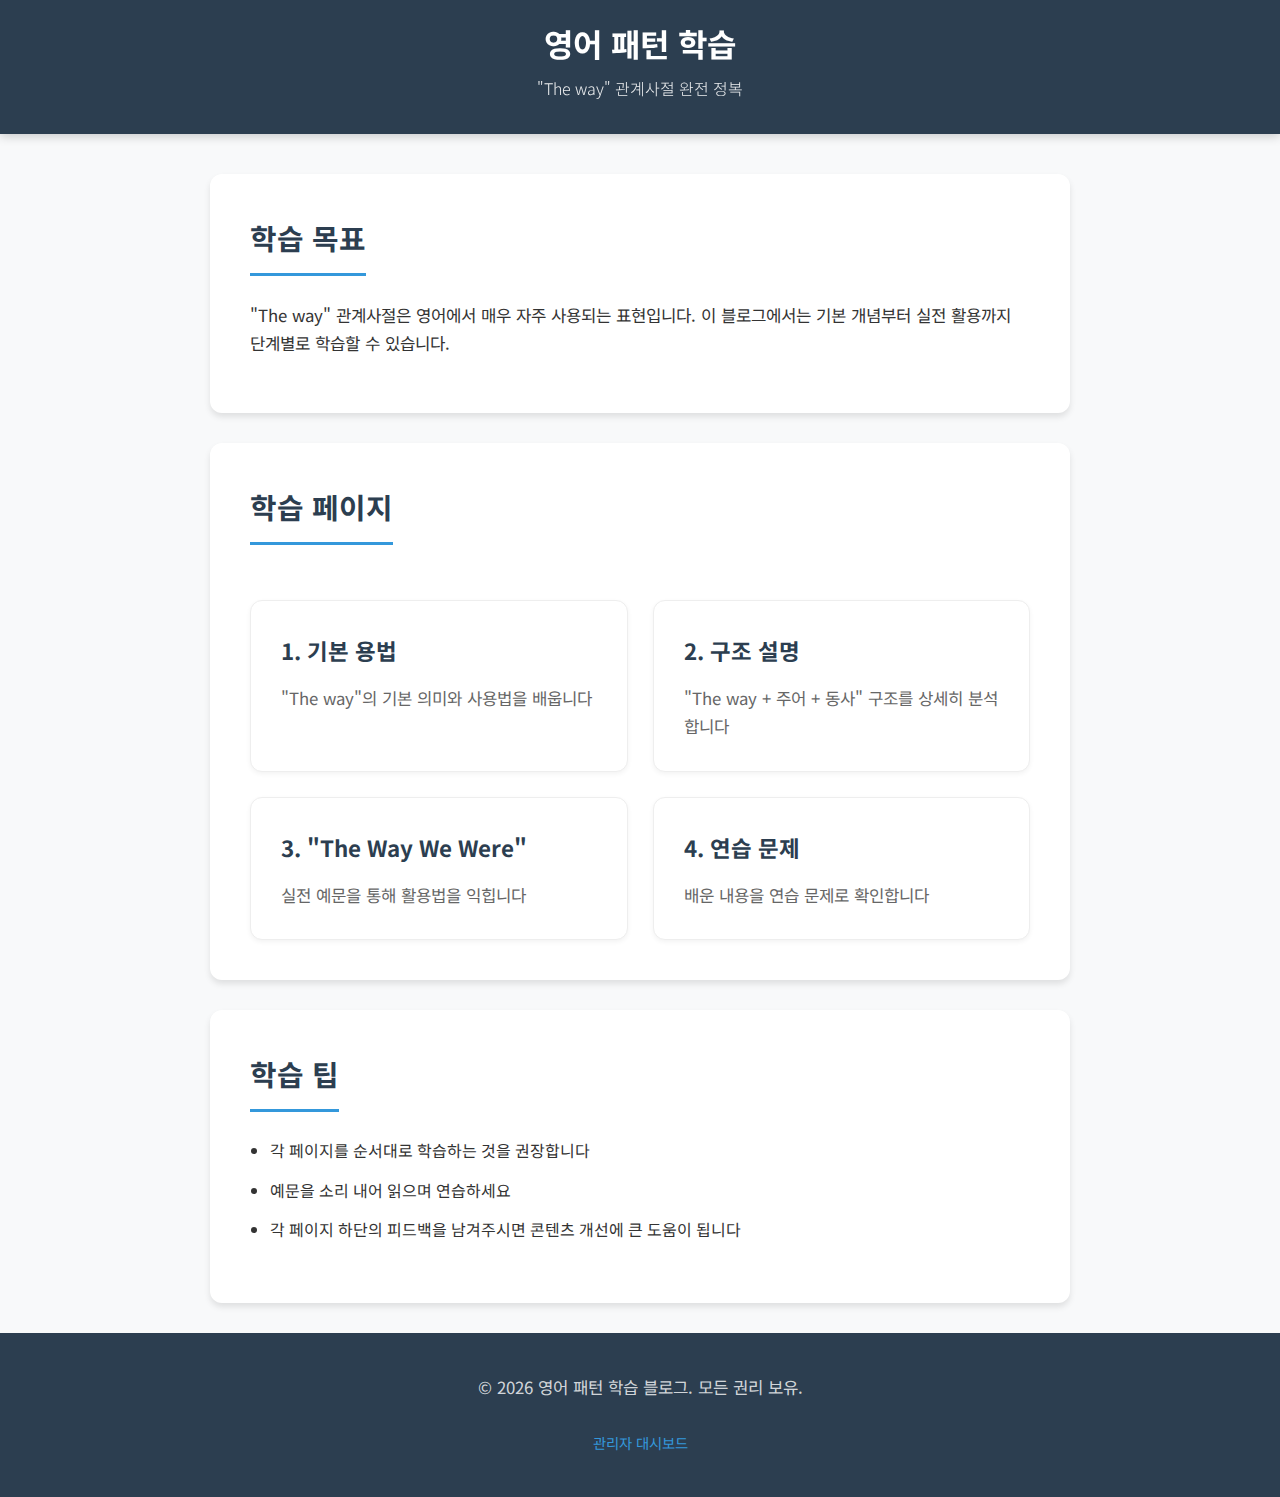
<file: index.html>
<!DOCTYPE html>
<html lang="ko">

<head>
    <meta charset="UTF-8">
    <meta name="viewport" content="width=device-width, initial-scale=1.0">
    <title>The Way 관계사절 학습 | 영어 패턴 블로그</title>
    <meta name="description" content="영어 패턴 'The way'의 정확한 의미와 관계사절 활용법을 단계별로 학습할 수 있는 교육 블로그입니다.">
    <link rel="stylesheet" href="css/style.css">
    <link rel="preconnect" href="https://fonts.googleapis.com">
    <link rel="preconnect" href="https://fonts.gstatic.com" crossorigin>
    <link href="https://fonts.googleapis.com/css2?family=Noto+Sans+KR:wght@300;400;500;700&display=swap"
        rel="stylesheet">
</head>

<body>
    <header>
        <div class="container">
            <h1>영어 패턴 학습</h1>
            <p class="subtitle">"The way" 관계사절 완전 정복</p>
        </div>
    </header>

    <main class="container">
        <section class="intro">
            <h2>학습 목표</h2>
            <p>"The way" 관계사절은 영어에서 매우 자주 사용되는 표현입니다.
                이 블로그에서는 기본 개념부터 실전 활용까지 단계별로 학습할 수 있습니다.</p>
        </section>

        <section class="lessons">
            <h2>학습 페이지</h2>
            <div class="lesson-grid">
                <a href="basic.html" class="lesson-card">
                    <h3>1. 기본 용법</h3>
                    <p>"The way"의 기본 의미와 사용법을 배웁니다</p>
                </a>

                <a href="structure.html" class="lesson-card">
                    <h3>2. 구조 설명</h3>
                    <p>"The way + 주어 + 동사" 구조를 상세히 분석합니다</p>
                </a>

                <a href="example.html" class="lesson-card">
                    <h3>3. "The Way We Were"</h3>
                    <p>실전 예문을 통해 활용법을 익힙니다</p>
                </a>

                <a href="practice.html" class="lesson-card">
                    <h3>4. 연습 문제</h3>
                    <p>배운 내용을 연습 문제로 확인합니다</p>
                </a>
            </div>
        </section>

        <section class="info">
            <h2>학습 팁</h2>
            <ul>
                <li>각 페이지를 순서대로 학습하는 것을 권장합니다</li>
                <li>예문을 소리 내어 읽으며 연습하세요</li>
                <li>각 페이지 하단의 피드백을 남겨주시면 콘텐츠 개선에 큰 도움이 됩니다</li>
            </ul>
        </section>
    </main>

    <footer>
        <div class="container">
            <p>&copy; 2026 영어 패턴 학습 블로그. 모든 권리 보유.</p>
            <a href="admin/dashboard.html" class="admin-link">관리자 대시보드</a>
        </div>
    </footer>
</body>

</html>
</file>
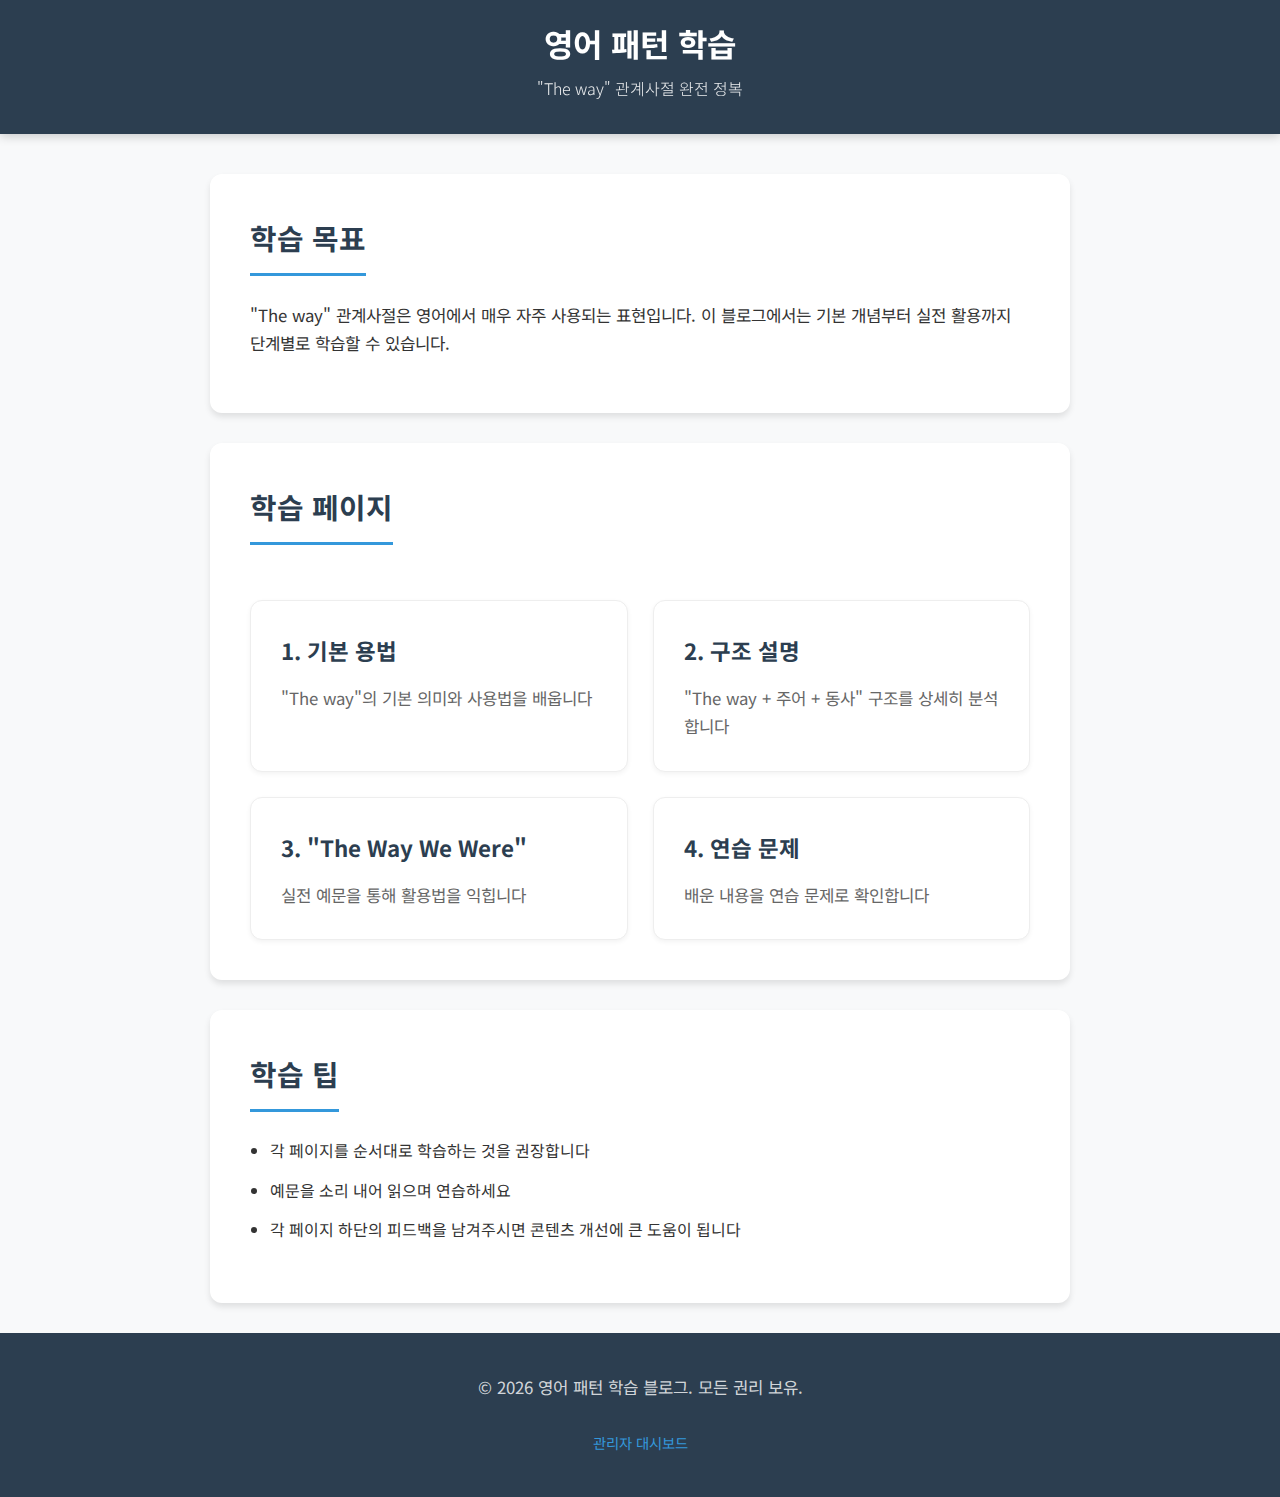
<file: public/index.html>
<!DOCTYPE html>
<html lang="ko">

<head>
    <meta charset="UTF-8">
    <meta name="viewport" content="width=device-width, initial-scale=1.0">
    <title>The Way 관계사절 학습 | 영어 패턴 블로그</title>
    <meta name="description" content="영어 패턴 'The way'의 정확한 의미와 관계사절 활용법을 단계별로 학습할 수 있는 교육 블로그입니다.">
    <link rel="stylesheet" href="css/style.css">
    <link rel="preconnect" href="https://fonts.googleapis.com">
    <link rel="preconnect" href="https://fonts.gstatic.com" crossorigin>
    <link href="https://fonts.googleapis.com/css2?family=Noto+Sans+KR:wght@300;400;500;700&display=swap"
        rel="stylesheet">
</head>

<body>
    <header>
        <div class="container">
            <h1>영어 패턴 학습</h1>
            <p class="subtitle">"The way" 관계사절 완전 정복</p>
        </div>
    </header>

    <main class="container">
        <section class="intro">
            <h2>학습 목표</h2>
            <p>"The way" 관계사절은 영어에서 매우 자주 사용되는 표현입니다.
                이 블로그에서는 기본 개념부터 실전 활용까지 단계별로 학습할 수 있습니다.</p>
        </section>

        <section class="lessons">
            <h2>학습 페이지</h2>
            <div class="lesson-grid">
                <a href="pages/basic.html" class="lesson-card">
                    <h3>1. 기본 용법</h3>
                    <p>"The way"의 기본 의미와 사용법을 배웁니다</p>
                </a>

                <a href="pages/structure.html" class="lesson-card">
                    <h3>2. 구조 설명</h3>
                    <p>"The way + 주어 + 동사" 구조를 상세히 분석합니다</p>
                </a>

                <a href="pages/example.html" class="lesson-card">
                    <h3>3. "The Way We Were"</h3>
                    <p>실전 예문을 통해 활용법을 익힙니다</p>
                </a>

                <a href="pages/practice.html" class="lesson-card">
                    <h3>4. 연습 문제</h3>
                    <p>배운 내용을 연습 문제로 확인합니다</p>
                </a>
            </div>
        </section>

        <section class="info">
            <h2>학습 팁</h2>
            <ul>
                <li>각 페이지를 순서대로 학습하는 것을 권장합니다</li>
                <li>예문을 소리 내어 읽으며 연습하세요</li>
                <li>각 페이지 하단의 피드백을 남겨주시면 콘텐츠 개선에 큰 도움이 됩니다</li>
            </ul>
        </section>
    </main>

    <footer>
        <div class="container">
            <p>&copy; 2026 영어 패턴 학습 블로그. 모든 권리 보유.</p>
            <a href="admin/dashboard.html" class="admin-link">관리자 대시보드</a>
        </div>
    </footer>
</body>

</html>
</file>
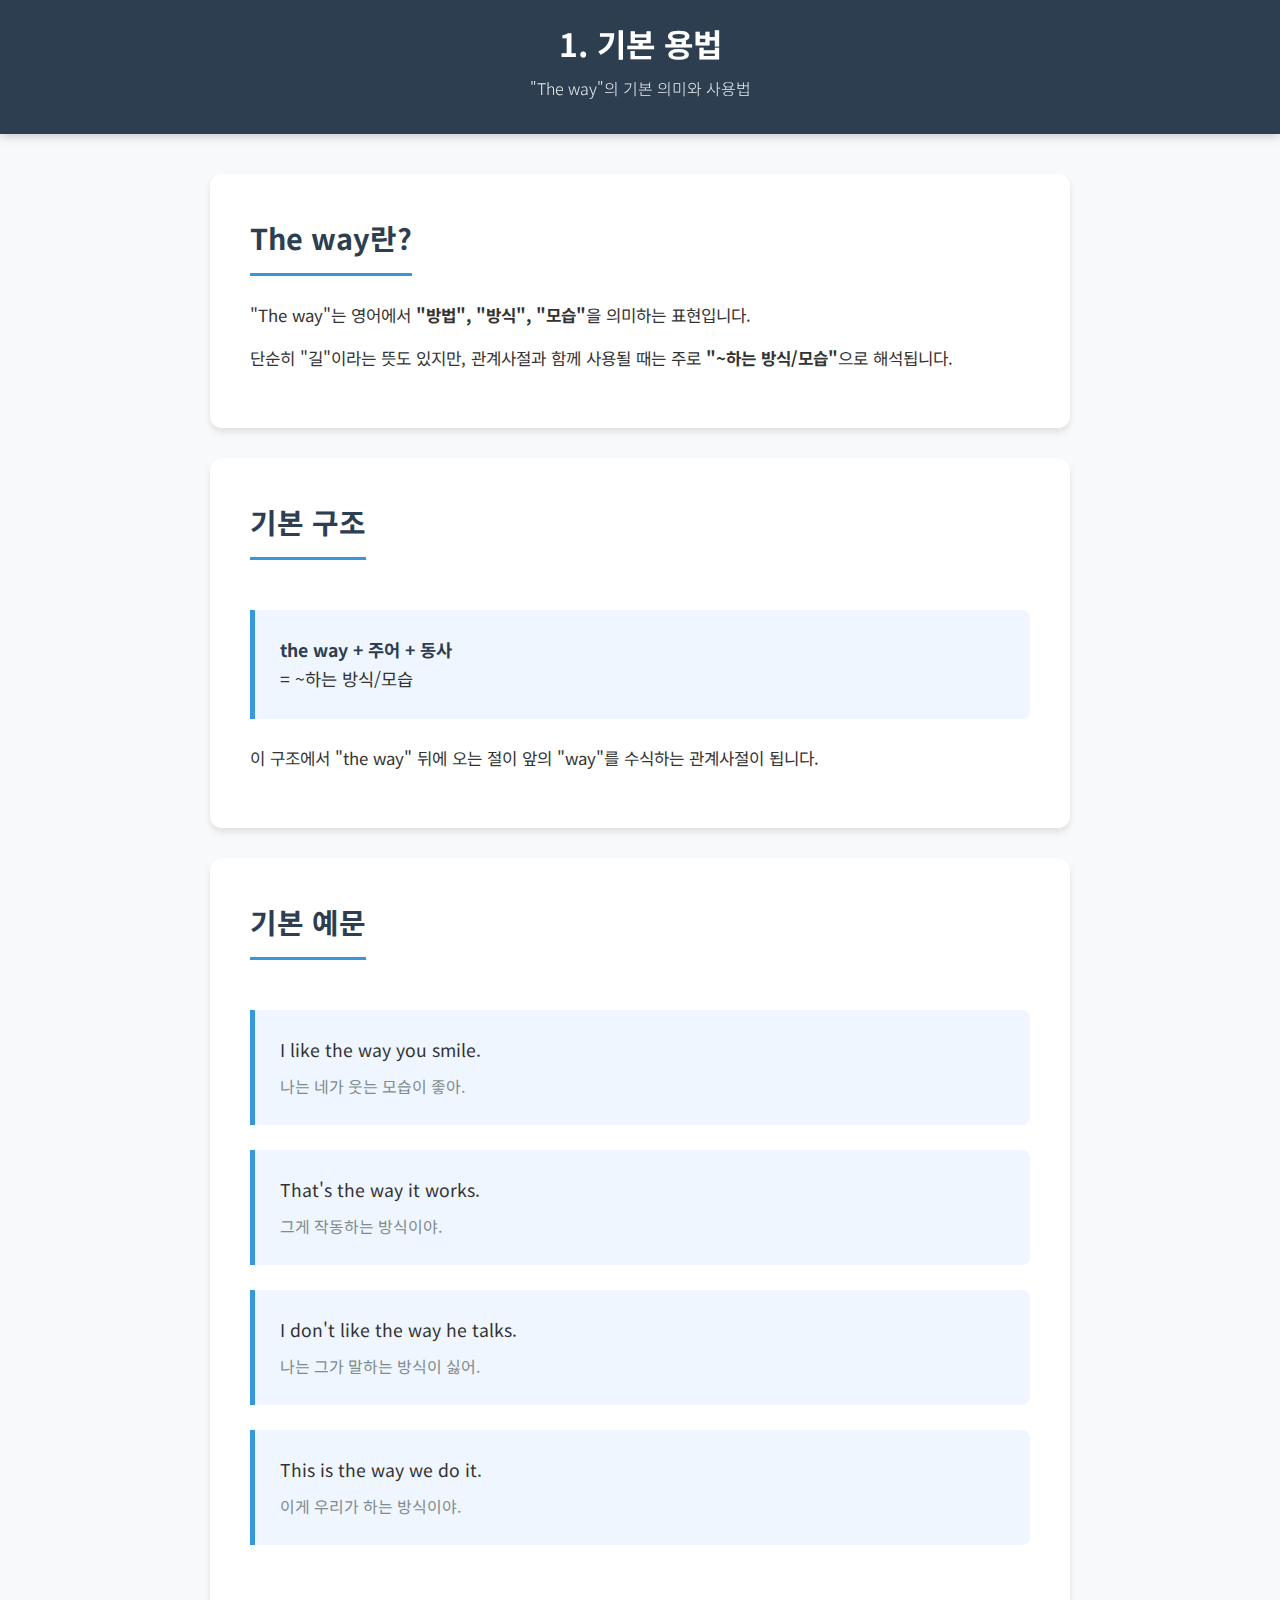
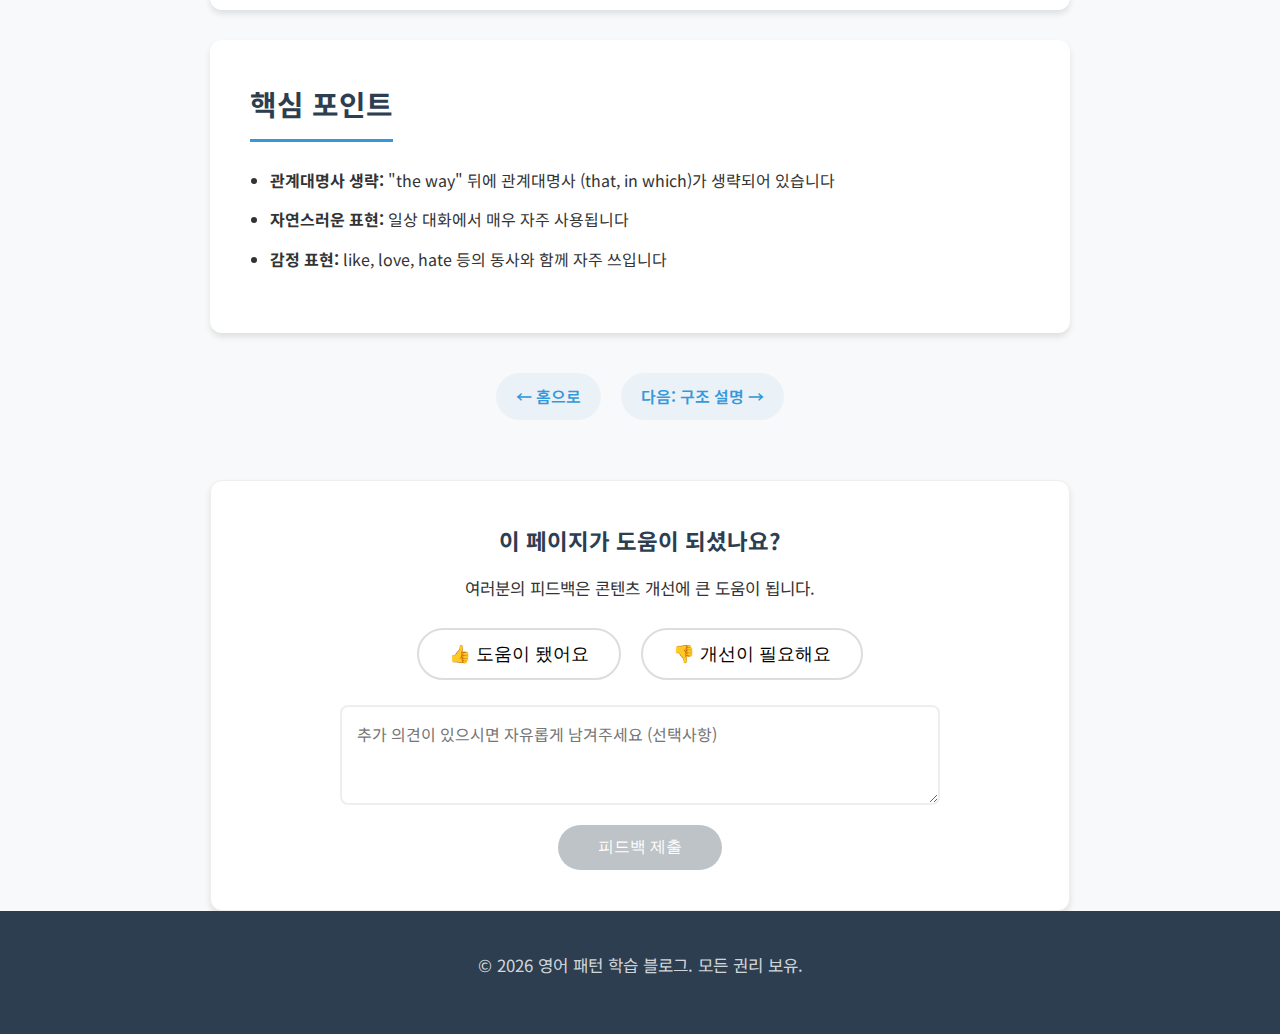
<file: basic.html>
<!DOCTYPE html>
<html lang="ko">

<head>
    <meta charset="UTF-8">
    <meta name="viewport" content="width=device-width, initial-scale=1.0">
    <title>기본 용법 | The Way 관계사절</title>
    <meta name="description" content="'The way' + 주어 + 동사 패턴의 기본 의미와 실제 사용 예시를 배워봅니다.">
    <link rel="stylesheet" href="css/style.css">
    <link rel="preconnect" href="https://fonts.googleapis.com">
    <link rel="preconnect" href="https://fonts.gstatic.com" crossorigin>
    <link href="https://fonts.googleapis.com/css2?family=Noto+Sans+KR:wght@300;400;500;700&display=swap"
        rel="stylesheet">
</head>

<body>
    <header>
        <div class="container">
            <h1>1. 기본 용법</h1>
            <p class="subtitle">"The way"의 기본 의미와 사용법</p>
        </div>
    </header>

    <main class="container">
        <section>
            <h2>The way란?</h2>
            <p>"The way"는 영어에서 <strong>"방법", "방식", "모습"</strong>을 의미하는 표현입니다.</p>
            <p>단순히 "길"이라는 뜻도 있지만, 관계사절과 함께 사용될 때는 주로 <strong>"~하는 방식/모습"</strong>으로 해석됩니다.</p>
        </section>

        <section>
            <h2>기본 구조</h2>
            <div class="example">
                <strong>the way + 주어 + 동사</strong><br>
                = ~하는 방식/모습
            </div>
            <p>이 구조에서 "the way" 뒤에 오는 절이 앞의 "way"를 수식하는 관계사절이 됩니다.</p>
        </section>

        <section>
            <h2>기본 예문</h2>

            <div class="example">
                I like the way you smile.
                <div class="example-ko">나는 네가 웃는 모습이 좋아.</div>
            </div>

            <div class="example">
                That's the way it works.
                <div class="example-ko">그게 작동하는 방식이야.</div>
            </div>

            <div class="example">
                I don't like the way he talks.
                <div class="example-ko">나는 그가 말하는 방식이 싫어.</div>
            </div>

            <div class="example">
                This is the way we do it.
                <div class="example-ko">이게 우리가 하는 방식이야.</div>
            </div>
        </section>

        <section>
            <h2>핵심 포인트</h2>
            <ul>
                <li><strong>관계대명사 생략:</strong> "the way" 뒤에 관계대명사 (that, in which)가 생략되어 있습니다</li>
                <li><strong>자연스러운 표현:</strong> 일상 대화에서 매우 자주 사용됩니다</li>
                <li><strong>감정 표현:</strong> like, love, hate 등의 동사와 함께 자주 쓰입니다</li>
            </ul>
        </section>

        <div class="nav-links">
            <a href="index.html">← 홈으로</a>
            <a href="structure.html">다음: 구조 설명 →</a>
        </div>

        <!-- 피드백 섹션 -->
        <div class="feedback-section">
            <h3>이 페이지가 도움이 되셨나요?</h3>
            <p>여러분의 피드백은 콘텐츠 개선에 큰 도움이 됩니다.</p>

            <div class="feedback-buttons">
                <button class="feedback-btn positive" data-type="positive">
                    👍 도움이 됐어요
                </button>
                <button class="feedback-btn negative" data-type="negative">
                    👎 개선이 필요해요
                </button>
            </div>

            <textarea class="feedback-comment" placeholder="추가 의견이 있으시면 자유롭게 남겨주세요 (선택사항)"></textarea>

            <button class="submit-feedback" disabled>피드백 제출</button>

            <div class="feedback-message"></div>
        </div>
    </main>

    <footer>
        <div class="container">
            <p>&copy; 2026 영어 패턴 학습 블로그. 모든 권리 보유.</p>
        </div>
    </footer>

    <script src="js/feedback.js"></script>
    <script>
        initFeedback('basic');
    </script>
</body>

</html>
</file>
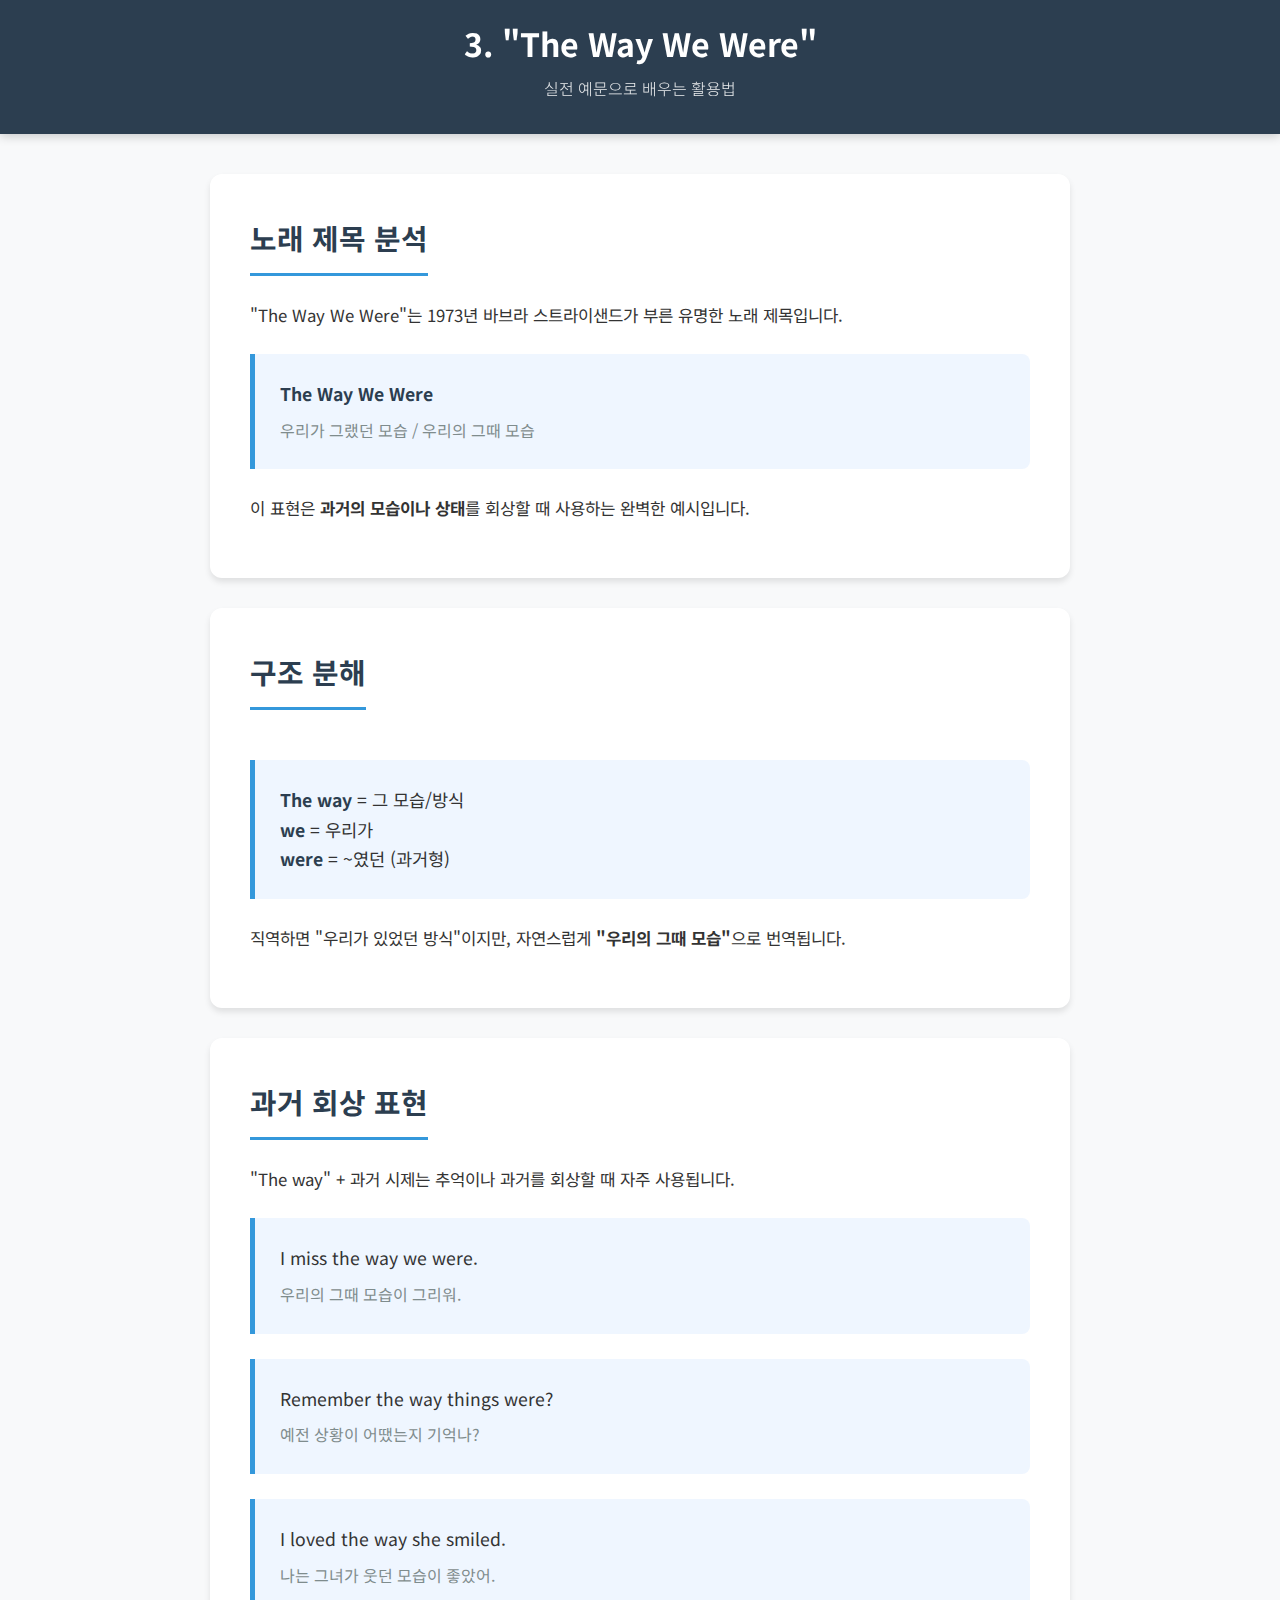
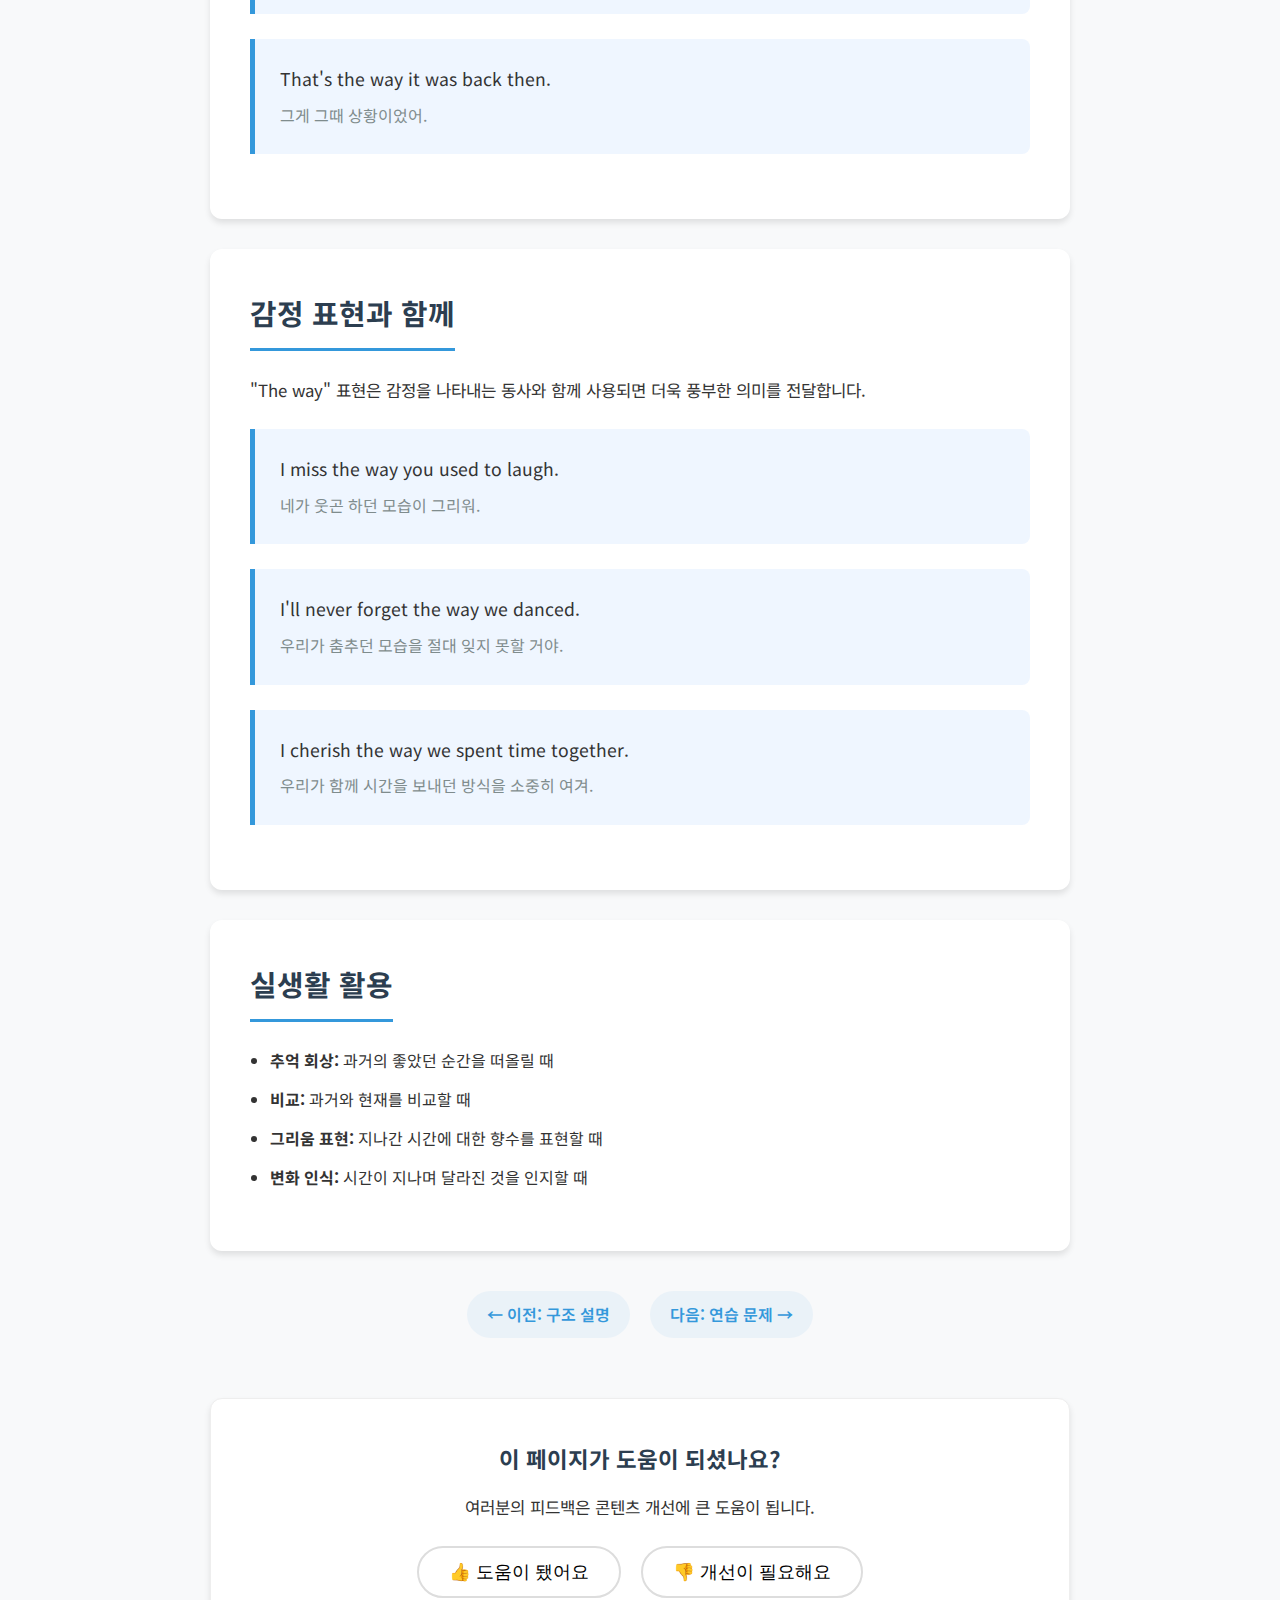
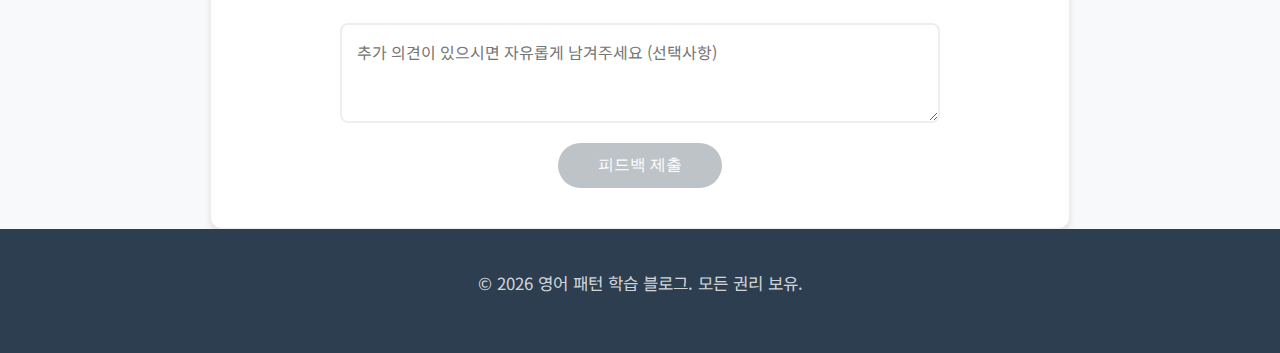
<file: example.html>
<!DOCTYPE html>
<html lang="ko">

<head>
    <meta charset="UTF-8">
    <meta name="viewport" content="width=device-width, initial-scale=1.0">
    <title>The Way We Were | The Way 관계사절</title>
    <meta name="description" content="명곡 'The Way We Were'를 통해 과거 회상 표현에서의 The way 패턴 활용을 익힙니다.">
    <link rel="stylesheet" href="css/style.css">
    <link rel="preconnect" href="https://fonts.googleapis.com">
    <link rel="preconnect" href="https://fonts.gstatic.com" crossorigin>
    <link href="https://fonts.googleapis.com/css2?family=Noto+Sans+KR:wght@300;400;500;700&display=swap"
        rel="stylesheet">
</head>

<body>
    <header>
        <div class="container">
            <h1>3. "The Way We Were"</h1>
            <p class="subtitle">실전 예문으로 배우는 활용법</p>
        </div>
    </header>

    <main class="container">
        <section>
            <h2>노래 제목 분석</h2>
            <p>"The Way We Were"는 1973년 바브라 스트라이샌드가 부른 유명한 노래 제목입니다.</p>

            <div class="example">
                <strong>The Way We Were</strong>
                <div class="example-ko">우리가 그랬던 모습 / 우리의 그때 모습</div>
            </div>

            <p>이 표현은 <strong>과거의 모습이나 상태</strong>를 회상할 때 사용하는 완벽한 예시입니다.</p>
        </section>

        <section>
            <h2>구조 분해</h2>
            <div class="example">
                <strong>The way</strong> = 그 모습/방식<br>
                <strong>we</strong> = 우리가<br>
                <strong>were</strong> = ~였던 (과거형)
            </div>

            <p>직역하면 "우리가 있었던 방식"이지만, 자연스럽게 <strong>"우리의 그때 모습"</strong>으로 번역됩니다.</p>
        </section>

        <section>
            <h2>과거 회상 표현</h2>
            <p>"The way" + 과거 시제는 추억이나 과거를 회상할 때 자주 사용됩니다.</p>

            <div class="example">
                I miss the way we were.
                <div class="example-ko">우리의 그때 모습이 그리워.</div>
            </div>

            <div class="example">
                Remember the way things were?
                <div class="example-ko">예전 상황이 어땠는지 기억나?</div>
            </div>

            <div class="example">
                I loved the way she smiled.
                <div class="example-ko">나는 그녀가 웃던 모습이 좋았어.</div>
            </div>

            <div class="example">
                That's the way it was back then.
                <div class="example-ko">그게 그때 상황이었어.</div>
            </div>
        </section>

        <section>
            <h2>감정 표현과 함께</h2>
            <p>"The way" 표현은 감정을 나타내는 동사와 함께 사용되면 더욱 풍부한 의미를 전달합니다.</p>

            <div class="example">
                I miss the way you used to laugh.
                <div class="example-ko">네가 웃곤 하던 모습이 그리워.</div>
            </div>

            <div class="example">
                I'll never forget the way we danced.
                <div class="example-ko">우리가 춤추던 모습을 절대 잊지 못할 거야.</div>
            </div>

            <div class="example">
                I cherish the way we spent time together.
                <div class="example-ko">우리가 함께 시간을 보내던 방식을 소중히 여겨.</div>
            </div>
        </section>

        <section>
            <h2>실생활 활용</h2>
            <ul>
                <li><strong>추억 회상:</strong> 과거의 좋았던 순간을 떠올릴 때</li>
                <li><strong>비교:</strong> 과거와 현재를 비교할 때</li>
                <li><strong>그리움 표현:</strong> 지나간 시간에 대한 향수를 표현할 때</li>
                <li><strong>변화 인식:</strong> 시간이 지나며 달라진 것을 인지할 때</li>
            </ul>
        </section>

        <div class="nav-links">
            <a href="structure.html">← 이전: 구조 설명</a>
            <a href="practice.html">다음: 연습 문제 →</a>
        </div>

        <!-- 피드백 섹션 -->
        <div class="feedback-section">
            <h3>이 페이지가 도움이 되셨나요?</h3>
            <p>여러분의 피드백은 콘텐츠 개선에 큰 도움이 됩니다.</p>

            <div class="feedback-buttons">
                <button class="feedback-btn positive" data-type="positive">
                    👍 도움이 됐어요
                </button>
                <button class="feedback-btn negative" data-type="negative">
                    👎 개선이 필요해요
                </button>
            </div>

            <textarea class="feedback-comment" placeholder="추가 의견이 있으시면 자유롭게 남겨주세요 (선택사항)"></textarea>

            <button class="submit-feedback" disabled>피드백 제출</button>

            <div class="feedback-message"></div>
        </div>
    </main>

    <footer>
        <div class="container">
            <p>&copy; 2026 영어 패턴 학습 블로그. 모든 권리 보유.</p>
        </div>
    </footer>

    <script src="js/feedback.js"></script>
    <script>
        initFeedback('example');
    </script>
</body>

</html>
</file>
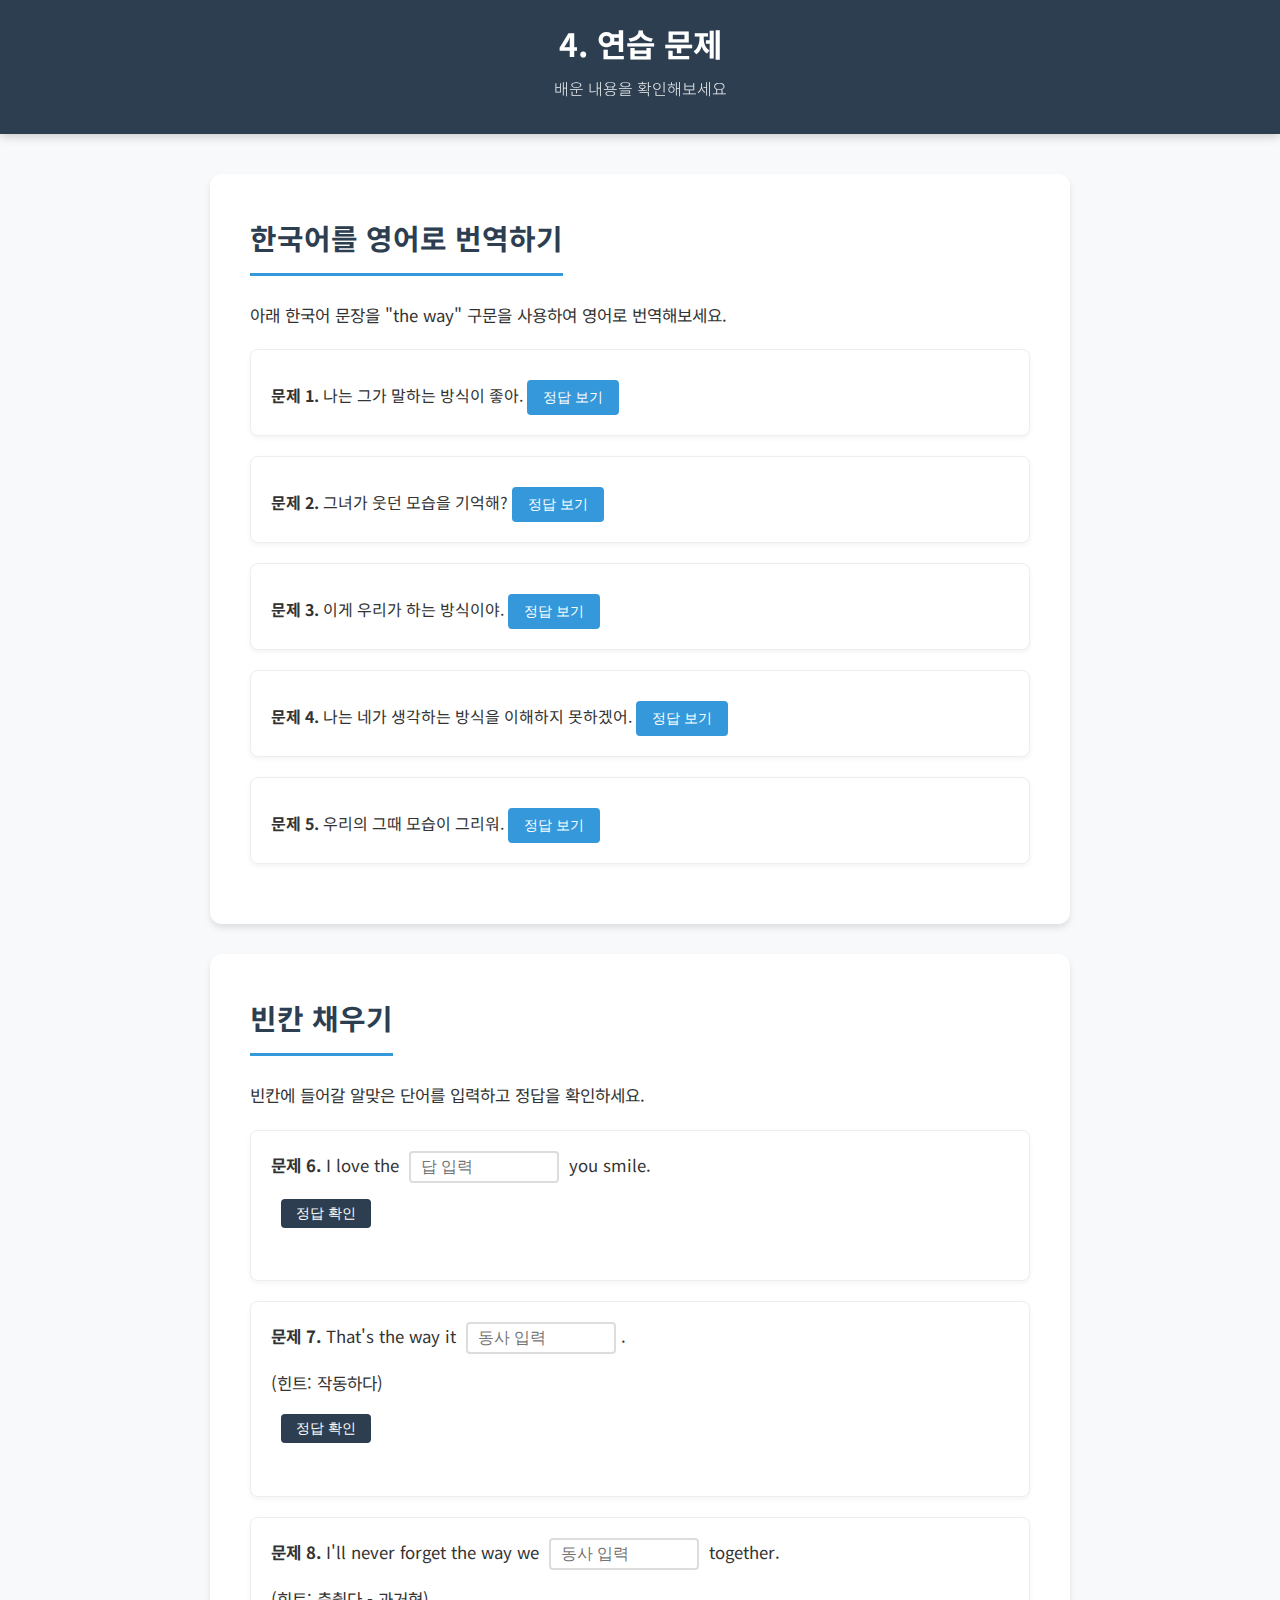
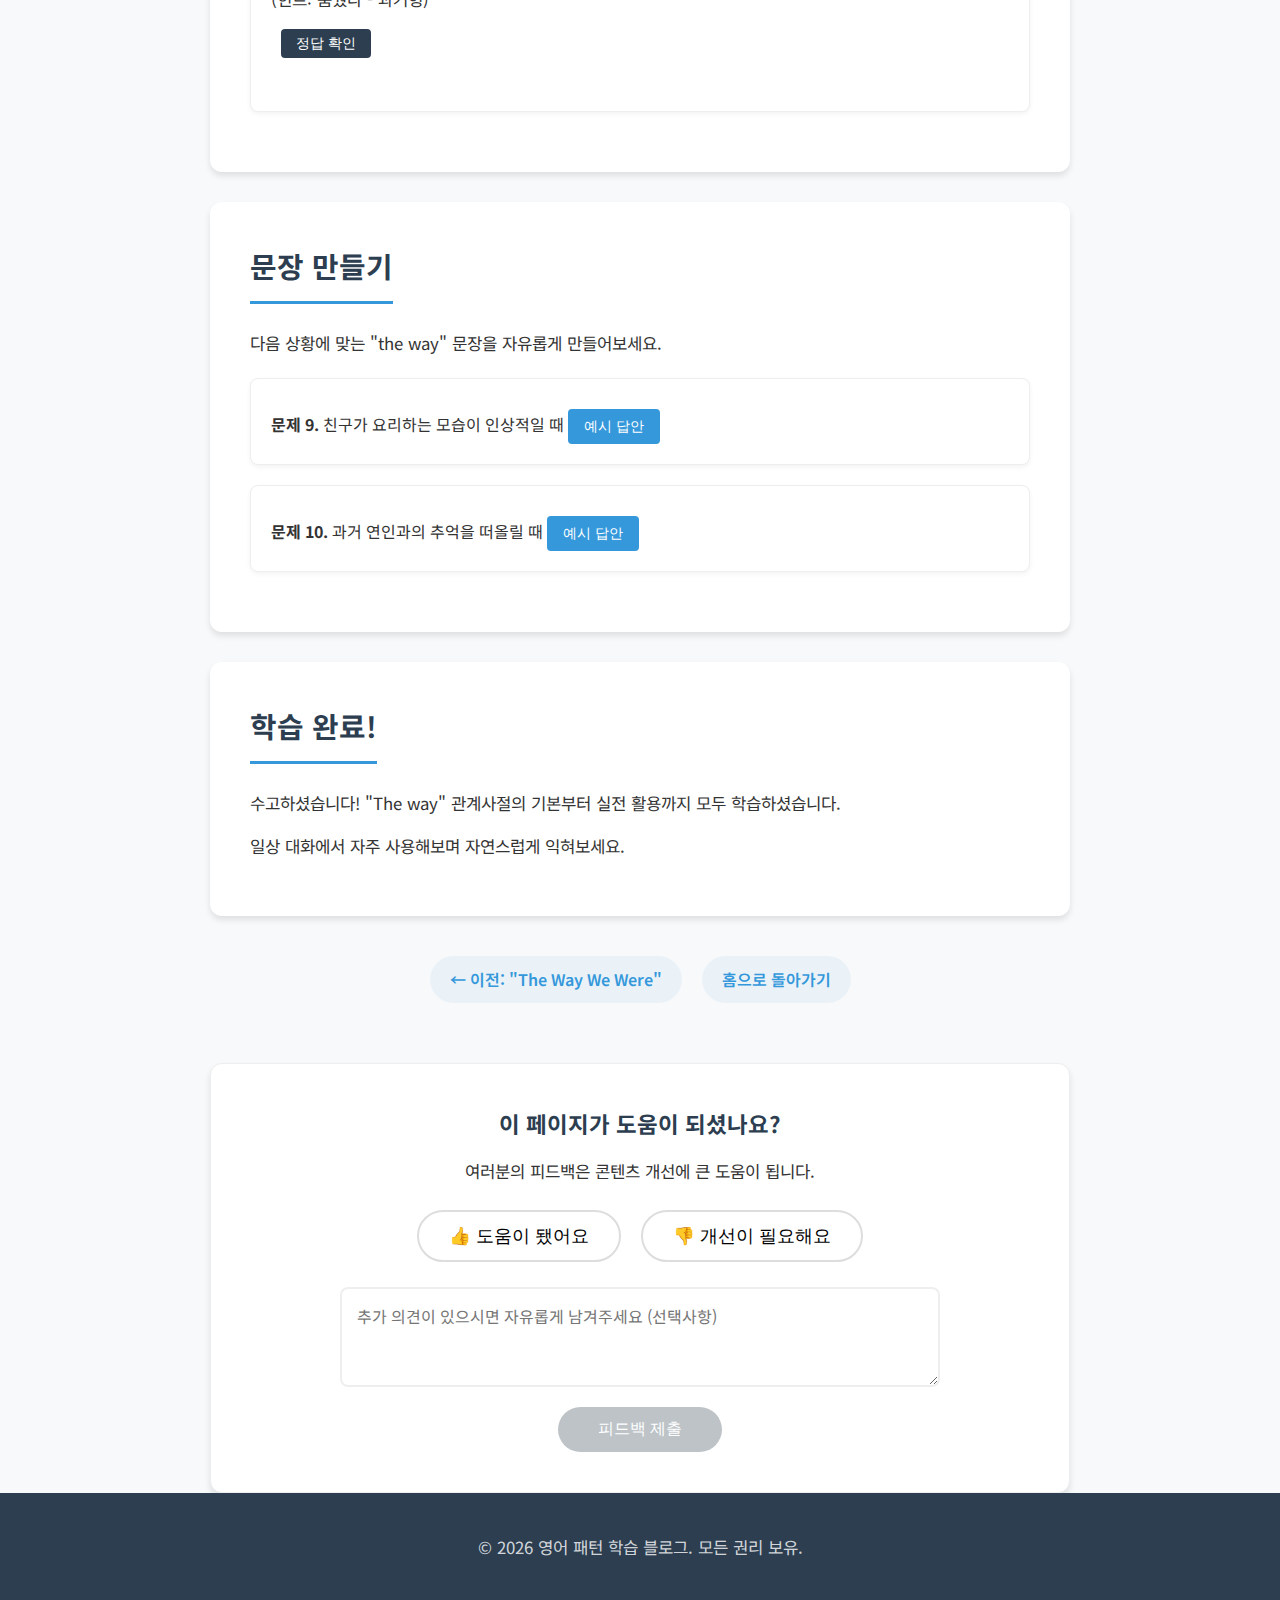
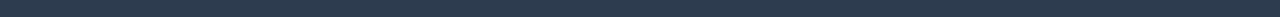
<file: practice.html>
<!DOCTYPE html>
<html lang="ko">

<head>
    <meta charset="UTF-8">
    <meta name="viewport" content="width=device-width, initial-scale=1.0">
    <title>연습 문제 | The Way 관계사절</title>
    <meta name="description" content="배운 내용을 바탕으로 The way 관계사절 빈칸 채우기 및 작문 연습을 해봅니다.">
    <link rel="stylesheet" href="css/style.css">
    <link rel="preconnect" href="https://fonts.googleapis.com">
    <link rel="preconnect" href="https://fonts.gstatic.com" crossorigin>
    <link href="https://fonts.googleapis.com/css2?family=Noto+Sans+KR:wght@300;400;500;700&display=swap"
        rel="stylesheet">
</head>

<body>
    <header>
        <div class="container">
            <h1>4. 연습 문제</h1>
            <p class="subtitle">배운 내용을 확인해보세요</p>
        </div>
    </header>

    <main class="container">
        <section>
            <h2>한국어를 영어로 번역하기</h2>
            <p>아래 한국어 문장을 "the way" 구문을 사용하여 영어로 번역해보세요.</p>

            <div class="practice-item">
                <strong>문제 1.</strong> 나는 그가 말하는 방식이 좋아.
                <button class="show-answer" onclick="toggleAnswer(this)">정답 보기</button>
                <div class="answer">I like the way he talks.</div>
            </div>

            <div class="practice-item">
                <strong>문제 2.</strong> 그녀가 웃던 모습을 기억해?
                <button class="show-answer" onclick="toggleAnswer(this)">정답 보기</button>
                <div class="answer">Do you remember the way she smiled?</div>
            </div>

            <div class="practice-item">
                <strong>문제 3.</strong> 이게 우리가 하는 방식이야.
                <button class="show-answer" onclick="toggleAnswer(this)">정답 보기</button>
                <div class="answer">This is the way we do it.</div>
            </div>

            <div class="practice-item">
                <strong>문제 4.</strong> 나는 네가 생각하는 방식을 이해하지 못하겠어.
                <button class="show-answer" onclick="toggleAnswer(this)">정답 보기</button>
                <div class="answer">I don't understand the way you think.</div>
            </div>

            <div class="practice-item">
                <strong>문제 5.</strong> 우리의 그때 모습이 그리워.
                <button class="show-answer" onclick="toggleAnswer(this)">정답 보기</button>
                <div class="answer">I miss the way we were.</div>
            </div>
        </section>

        <section>
            <h2>빈칸 채우기</h2>
            <p>빈칸에 들어갈 알맞은 단어를 입력하고 정답을 확인하세요.</p>

            <div class="practice-item">
                <p><strong>문제 6.</strong> I love the <input type="text" id="q6-input" placeholder="답 입력"
                        class="practice-input"> you smile.</p>
                <button class="check-answer-btn" onclick="checkAnswer('q6', 'way')">정답 확인</button>
                <div id="q6-result" class="result-message"></div>
                <div id="q6-answer" class="answer">정답: <strong>way</strong></div>
            </div>

            <div class="practice-item">
                <p><strong>문제 7.</strong> That's the way it <input type="text" id="q7-input" placeholder="동사 입력"
                        class="practice-input">.</p>
                <p class="hint">(힌트: 작동하다)</p>
                <button class="check-answer-btn" onclick="checkAnswer('q7', 'works')">정답 확인</button>
                <div id="q7-result" class="result-message"></div>
                <div id="q7-answer" class="answer">정답: <strong>works</strong></div>
            </div>

            <div class="practice-item">
                <p><strong>문제 8.</strong> I'll never forget the way we <input type="text" id="q8-input"
                        placeholder="동사 입력" class="practice-input"> together.</p>
                <p class="hint">(힌트: 춤췄다 - 과거형)</p>
                <button class="check-answer-btn" onclick="checkAnswer('q8', 'danced')">정답 확인</button>
                <div id="q8-result" class="result-message"></div>
                <div id="q8-answer" class="answer">정답: <strong>danced</strong></div>
            </div>
        </section>

        <section>
            <h2>문장 만들기</h2>
            <p>다음 상황에 맞는 "the way" 문장을 자유롭게 만들어보세요.</p>

            <div class="practice-item">
                <strong>문제 9.</strong> 친구가 요리하는 모습이 인상적일 때
                <button class="show-answer" onclick="toggleAnswer(this)">예시 답안</button>
                <div class="answer">I'm impressed by the way you cook.</div>
            </div>

            <div class="practice-item">
                <strong>문제 10.</strong> 과거 연인과의 추억을 떠올릴 때
                <button class="show-answer" onclick="toggleAnswer(this)">예시 답안</button>
                <div class="answer">I still remember the way we used to talk for hours.</div>
            </div>
        </section>

        <section>
            <h2>학습 완료!</h2>
            <p>수고하셨습니다! "The way" 관계사절의 기본부터 실전 활용까지 모두 학습하셨습니다.</p>
            <p>일상 대화에서 자주 사용해보며 자연스럽게 익혀보세요.</p>
        </section>

        <div class="nav-links">
            <a href="example.html">← 이전: "The Way We Were"</a>
            <a href="index.html">홈으로 돌아가기</a>
        </div>

        <!-- 피드백 섹션 -->
        <div class="feedback-section">
            <h3>이 페이지가 도움이 되셨나요?</h3>
            <p>여러분의 피드백은 콘텐츠 개선에 큰 도움이 됩니다.</p>

            <div class="feedback-buttons">
                <button class="feedback-btn positive" data-type="positive">
                    👍 도움이 됐어요
                </button>
                <button class="feedback-btn negative" data-type="negative">
                    👎 개선이 필요해요
                </button>
            </div>

            <textarea class="feedback-comment" placeholder="추가 의견이 있으시면 자유롭게 남겨주세요 (선택사항)"></textarea>

            <button class="submit-feedback" disabled>피드백 제출</button>

            <div class="feedback-message"></div>
        </div>
    </main>

    <footer>
        <div class="container">
            <p>&copy; 2026 영어 패턴 학습 블로그. 모든 권리 보유.</p>
        </div>
    </footer>

    <script src="js/feedback.js"></script>
    <script src="js/practice.js"></script>
    <script>
        initFeedback('practice');
    </script>
</body>

</html>
</file>
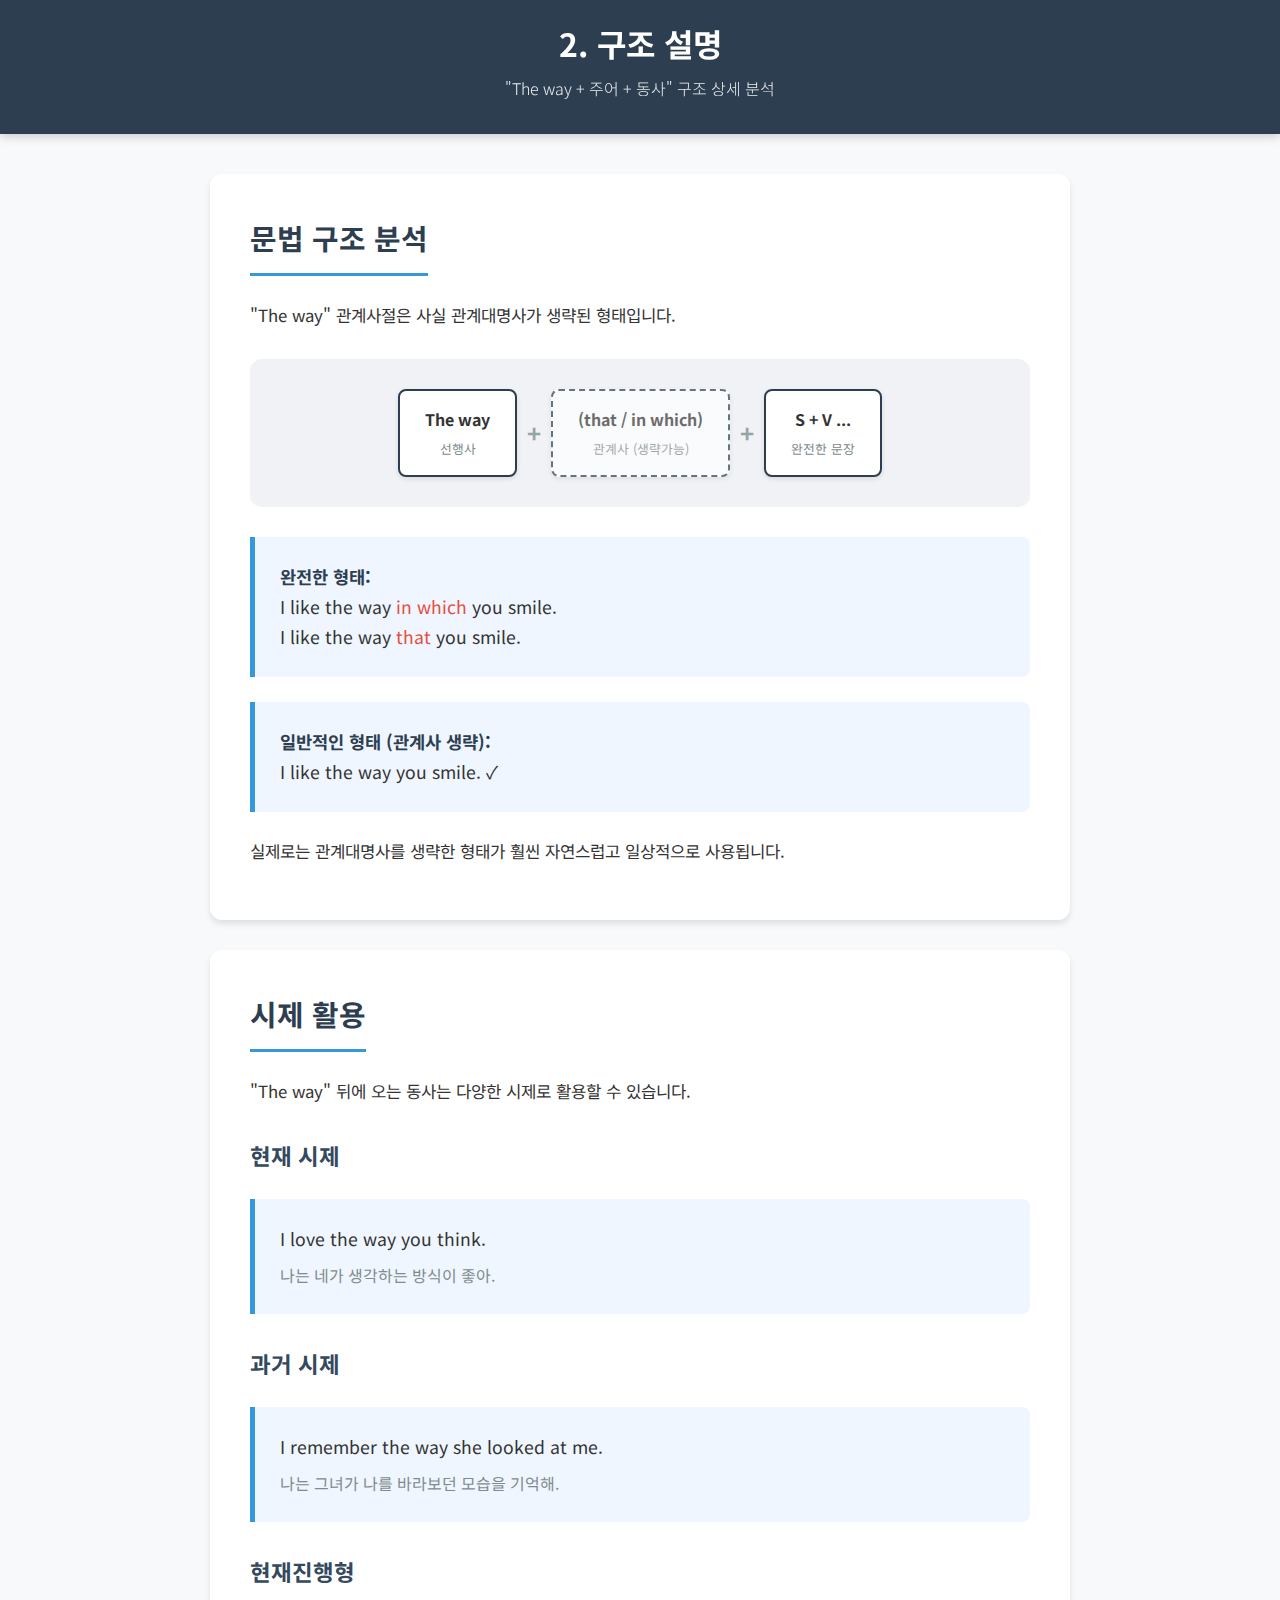
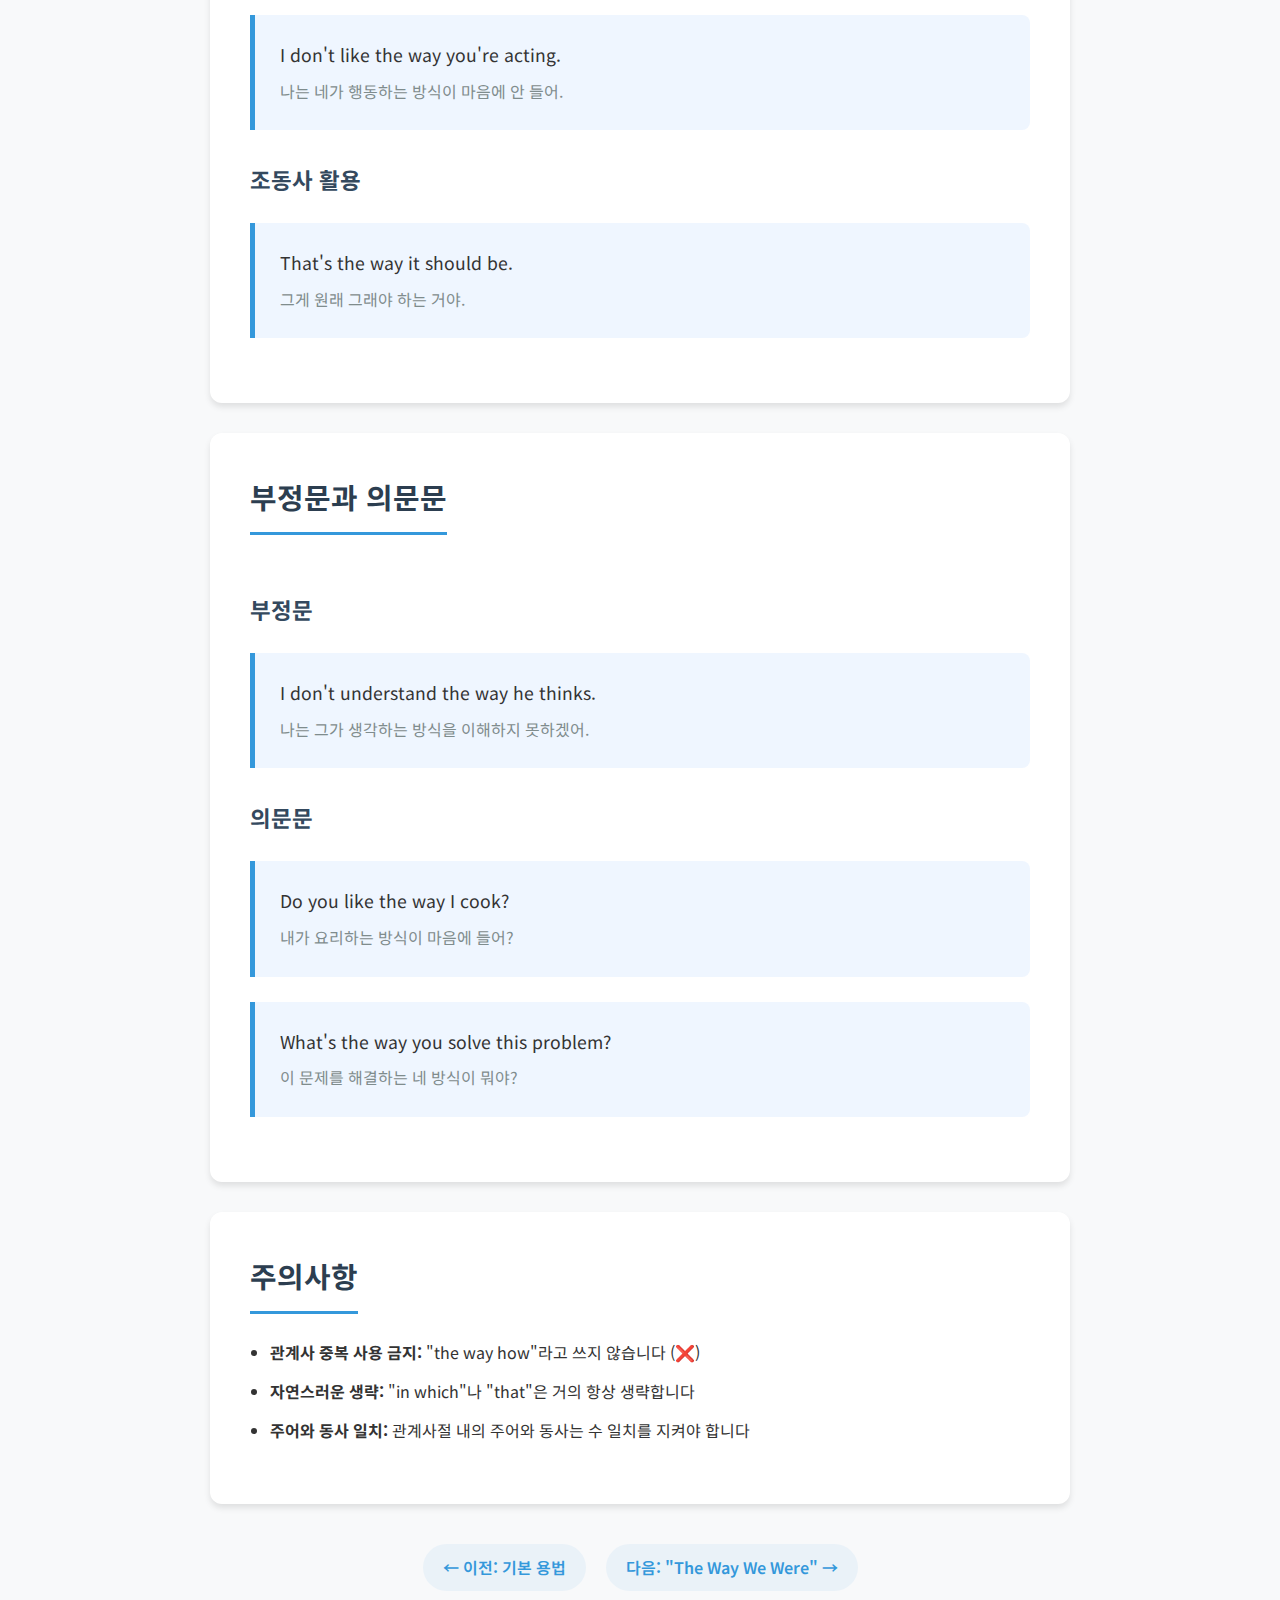
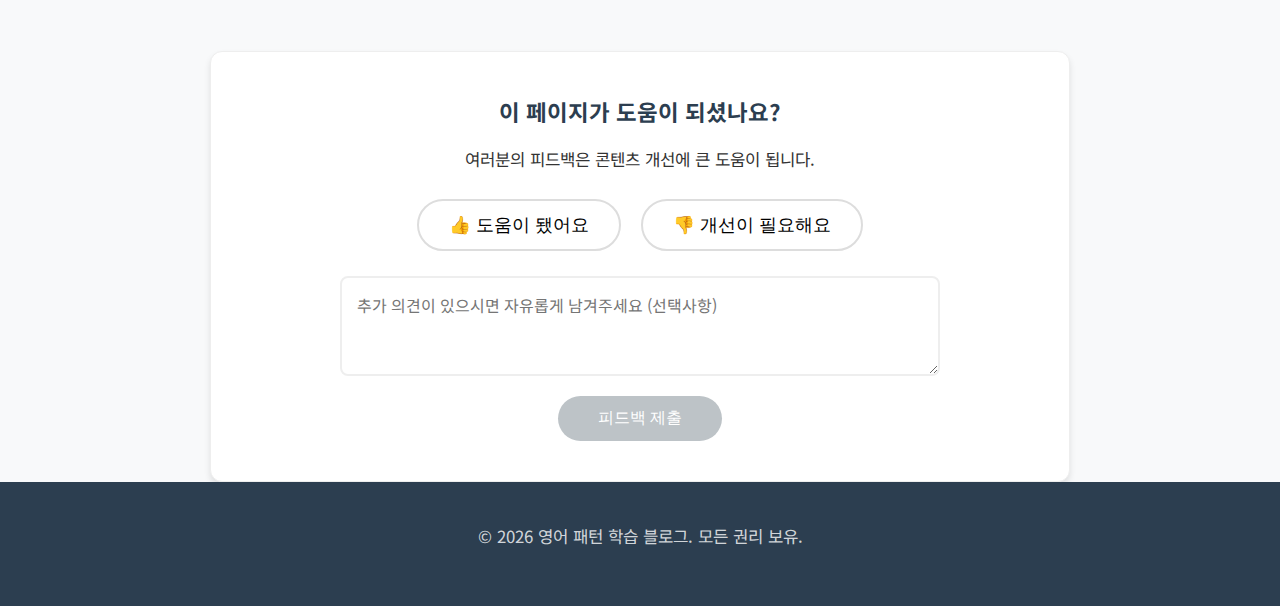
<file: structure.html>
<!DOCTYPE html>
<html lang="ko">

<head>
    <meta charset="UTF-8">
    <meta name="viewport" content="width=device-width, initial-scale=1.0">
    <title>구조 설명 | The Way 관계사절</title>
    <meta name="description" content="관계부사가 생략된 'The way' 구문의 문법적 구조와 시제 활용법을 상세히 분석합니다.">
    <link rel="stylesheet" href="css/style.css">
    <link rel="preconnect" href="https://fonts.googleapis.com">
    <link rel="preconnect" href="https://fonts.gstatic.com" crossorigin>
    <link href="https://fonts.googleapis.com/css2?family=Noto+Sans+KR:wght@300;400;500;700&display=swap"
        rel="stylesheet">
</head>

<body>
    <header>
        <div class="container">
            <h1>2. 구조 설명</h1>
            <p class="subtitle">"The way + 주어 + 동사" 구조 상세 분석</p>
        </div>
    </header>

    <main class="container">
        <section>
            <h2>문법 구조 분석</h2>
            <p>"The way" 관계사절은 사실 관계대명사가 생략된 형태입니다.</p>

            <!-- 시각적 구조 다이어그램 -->
            <div class="structure-diagram">
                <div class="diagram-box">
                    The way
                    <span class="diagram-label">선행사</span>
                </div>
                <div class="diagram-plus">+</div>
                <div class="diagram-box" style="border-style: dashed; opacity: 0.7;">
                    (that / in which)
                    <span class="diagram-label">관계사 (생략가능)</span>
                </div>
                <div class="diagram-plus">+</div>
                <div class="diagram-box">
                    S + V ...
                    <span class="diagram-label">완전한 문장</span>
                </div>
            </div>

            <div class="example">
                <strong>완전한 형태:</strong><br>
                I like the way <span style="color: #e74c3c;">in which</span> you smile.<br>
                I like the way <span style="color: #e74c3c;">that</span> you smile.
            </div>

            <div class="example">
                <strong>일반적인 형태 (관계사 생략):</strong><br>
                I like the way you smile. ✓
            </div>

            <p>실제로는 관계대명사를 생략한 형태가 훨씬 자연스럽고 일상적으로 사용됩니다.</p>
        </section>

        <section>
            <h2>시제 활용</h2>
            <p>"The way" 뒤에 오는 동사는 다양한 시제로 활용할 수 있습니다.</p>

            <h3>현재 시제</h3>
            <div class="example">
                I love the way you think.
                <div class="example-ko">나는 네가 생각하는 방식이 좋아.</div>
            </div>

            <h3>과거 시제</h3>
            <div class="example">
                I remember the way she looked at me.
                <div class="example-ko">나는 그녀가 나를 바라보던 모습을 기억해.</div>
            </div>

            <h3>현재진행형</h3>
            <div class="example">
                I don't like the way you're acting.
                <div class="example-ko">나는 네가 행동하는 방식이 마음에 안 들어.</div>
            </div>

            <h3>조동사 활용</h3>
            <div class="example">
                That's the way it should be.
                <div class="example-ko">그게 원래 그래야 하는 거야.</div>
            </div>
        </section>

        <section>
            <h2>부정문과 의문문</h2>

            <h3>부정문</h3>
            <div class="example">
                I don't understand the way he thinks.
                <div class="example-ko">나는 그가 생각하는 방식을 이해하지 못하겠어.</div>
            </div>

            <h3>의문문</h3>
            <div class="example">
                Do you like the way I cook?
                <div class="example-ko">내가 요리하는 방식이 마음에 들어?</div>
            </div>

            <div class="example">
                What's the way you solve this problem?
                <div class="example-ko">이 문제를 해결하는 네 방식이 뭐야?</div>
            </div>
        </section>

        <section>
            <h2>주의사항</h2>
            <ul>
                <li><strong>관계사 중복 사용 금지:</strong> "the way how"라고 쓰지 않습니다 (❌)</li>
                <li><strong>자연스러운 생략:</strong> "in which"나 "that"은 거의 항상 생략합니다</li>
                <li><strong>주어와 동사 일치:</strong> 관계사절 내의 주어와 동사는 수 일치를 지켜야 합니다</li>
            </ul>
        </section>

        <div class="nav-links">
            <a href="basic.html">← 이전: 기본 용법</a>
            <a href="example.html">다음: "The Way We Were" →</a>
        </div>

        <!-- 피드백 섹션 -->
        <div class="feedback-section">
            <h3>이 페이지가 도움이 되셨나요?</h3>
            <p>여러분의 피드백은 콘텐츠 개선에 큰 도움이 됩니다.</p>

            <div class="feedback-buttons">
                <button class="feedback-btn positive" data-type="positive">
                    👍 도움이 됐어요
                </button>
                <button class="feedback-btn negative" data-type="negative">
                    👎 개선이 필요해요
                </button>
            </div>

            <textarea class="feedback-comment" placeholder="추가 의견이 있으시면 자유롭게 남겨주세요 (선택사항)"></textarea>

            <button class="submit-feedback" disabled>피드백 제출</button>

            <div class="feedback-message"></div>
        </div>
    </main>

    <footer>
        <div class="container">
            <p>&copy; 2026 영어 패턴 학습 블로그. 모든 권리 보유.</p>
        </div>
    </footer>

    <script src="js/feedback.js"></script>
    <script>
        initFeedback('structure');
    </script>
</body>

</html>
</file>
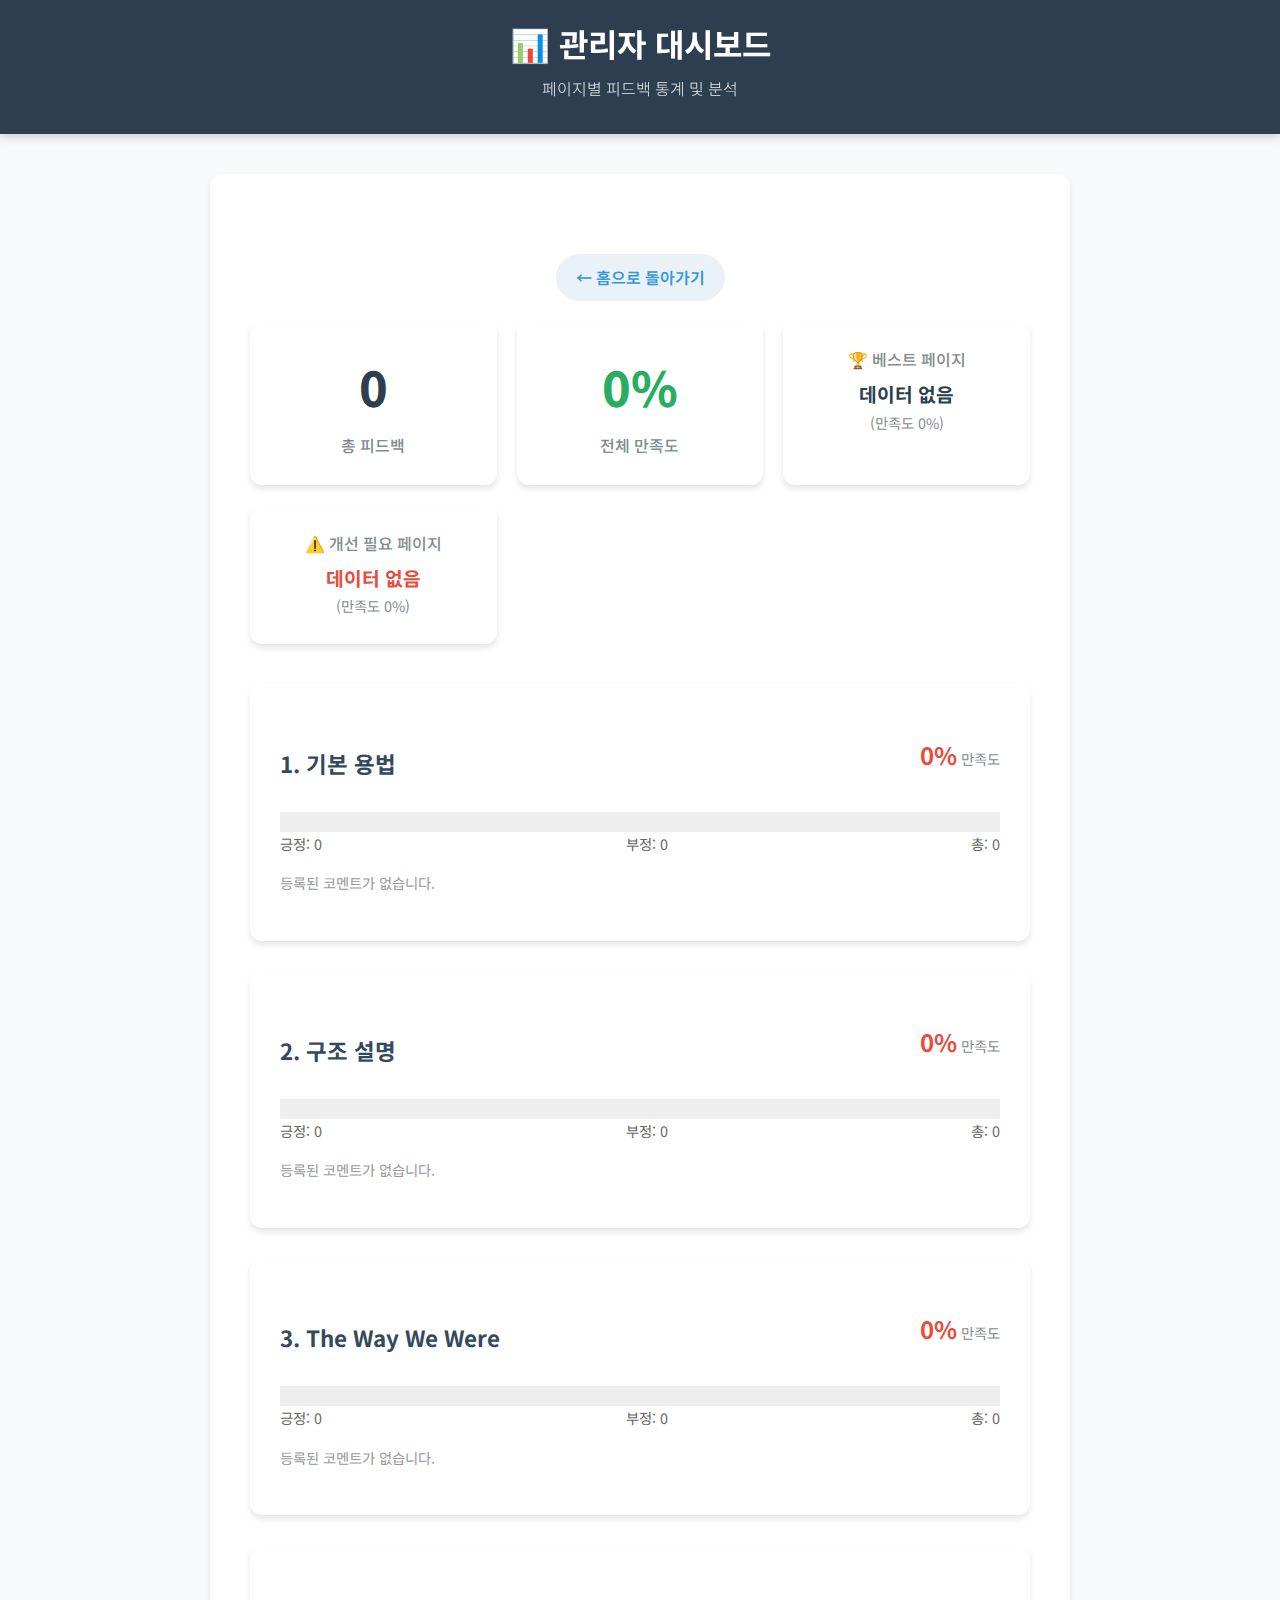
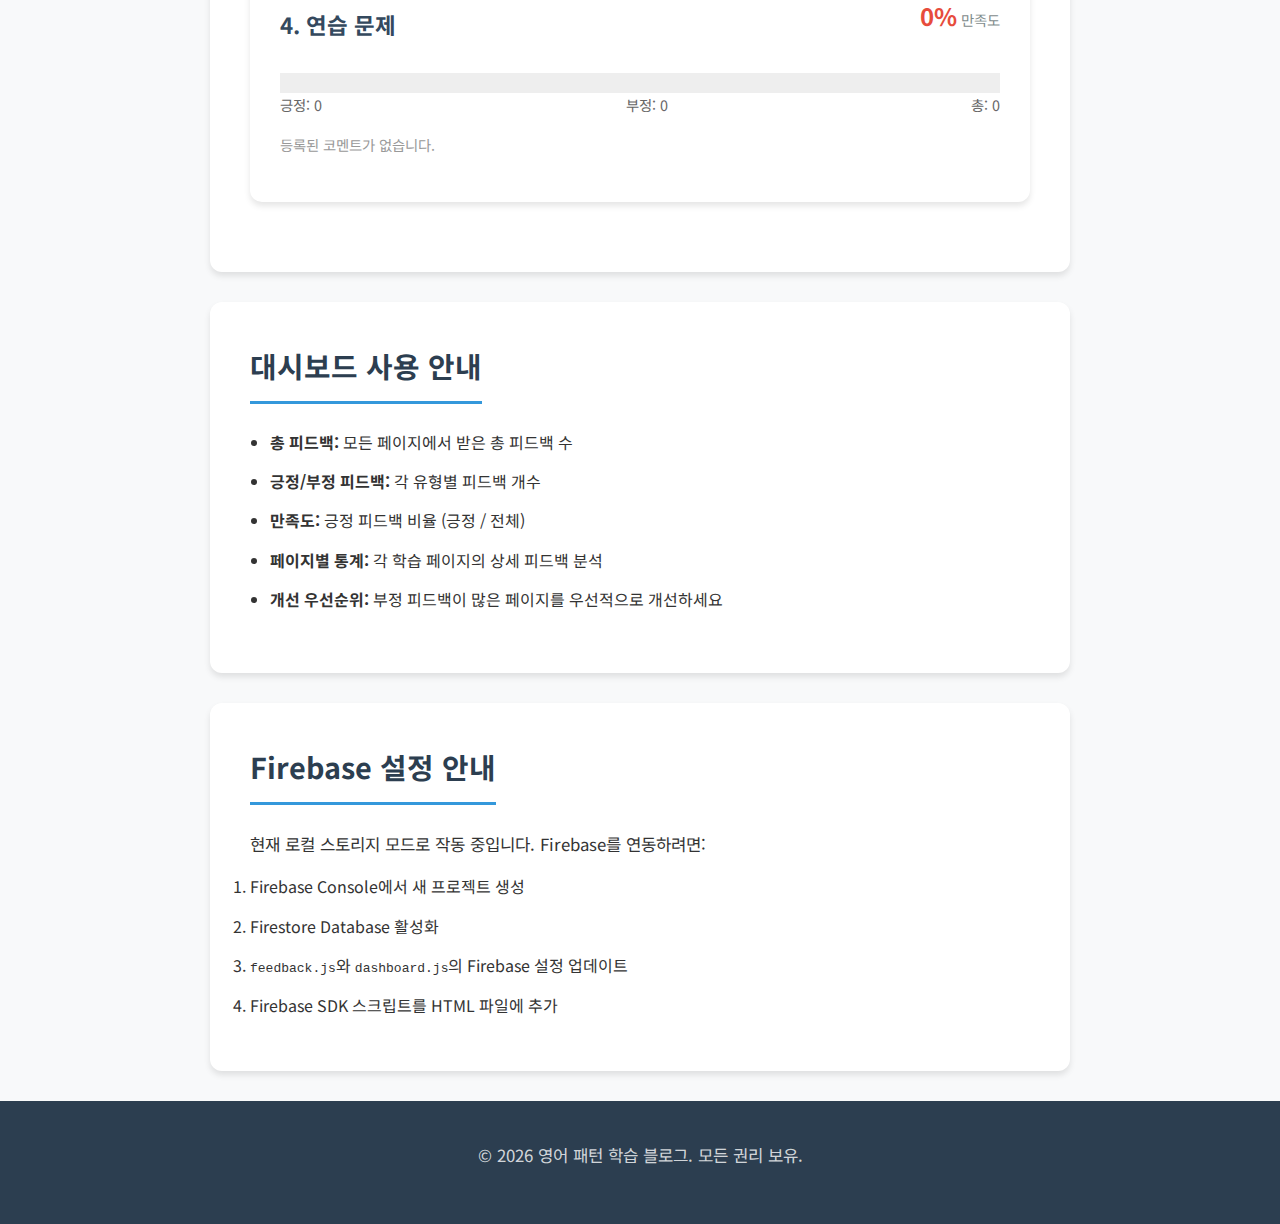
<file: admin/dashboard.html>
<!DOCTYPE html>
<html lang="ko">

<head>
    <meta charset="UTF-8">
    <meta name="viewport" content="width=device-width, initial-scale=1.0">
    <title>관리자 대시보드 | 영어 패턴 블로그</title>
    <link rel="stylesheet" href="../css/style.css">
    <link rel="preconnect" href="https://fonts.googleapis.com">
    <link rel="preconnect" href="https://fonts.gstatic.com" crossorigin>
    <link href="https://fonts.googleapis.com/css2?family=Noto+Sans+KR:wght@300;400;500;700&display=swap"
        rel="stylesheet">
</head>

<body>
    <header>
        <div class="container">
            <h1>📊 관리자 대시보드</h1>
            <p class="subtitle">페이지별 피드백 통계 및 분석</p>
        </div>
    </header>

    <main class="container">
        <section>
            <div class="nav-links" style="margin-bottom: 20px;">
                <a href="../index.html">← 홈으로 돌아가기</a>
            </div>

            <div id="dashboard-content">
                <p>데이터를 불러오는 중...</p>
            </div>
        </section>

        <section>
            <h2>대시보드 사용 안내</h2>
            <ul>
                <li><strong>총 피드백:</strong> 모든 페이지에서 받은 총 피드백 수</li>
                <li><strong>긍정/부정 피드백:</strong> 각 유형별 피드백 개수</li>
                <li><strong>만족도:</strong> 긍정 피드백 비율 (긍정 / 전체)</li>
                <li><strong>페이지별 통계:</strong> 각 학습 페이지의 상세 피드백 분석</li>
                <li><strong>개선 우선순위:</strong> 부정 피드백이 많은 페이지를 우선적으로 개선하세요</li>
            </ul>
        </section>

        <section>
            <h2>Firebase 설정 안내</h2>
            <p>현재 로컬 스토리지 모드로 작동 중입니다. Firebase를 연동하려면:</p>
            <ol>
                <li>Firebase Console에서 새 프로젝트 생성</li>
                <li>Firestore Database 활성화</li>
                <li><code>feedback.js</code>와 <code>dashboard.js</code>의 Firebase 설정 업데이트</li>
                <li>Firebase SDK 스크립트를 HTML 파일에 추가</li>
            </ol>
        </section>
    </main>

    <footer>
        <div class="container">
            <p>&copy; 2026 영어 패턴 학습 블로그. 모든 권리 보유.</p>
        </div>
    </footer>

    <!-- Firebase SDK (사용자가 Firebase 설정 후 주석 해제) -->
    <!--
    <script src="https://www.gstatic.com/firebasejs/9.22.0/firebase-app-compat.js"></script>
    <script src="https://www.gstatic.com/firebasejs/9.22.0/firebase-firestore-compat.js"></script>
    -->

    <script src="../js/dashboard.js"></script>
</body>

</html>
</file>
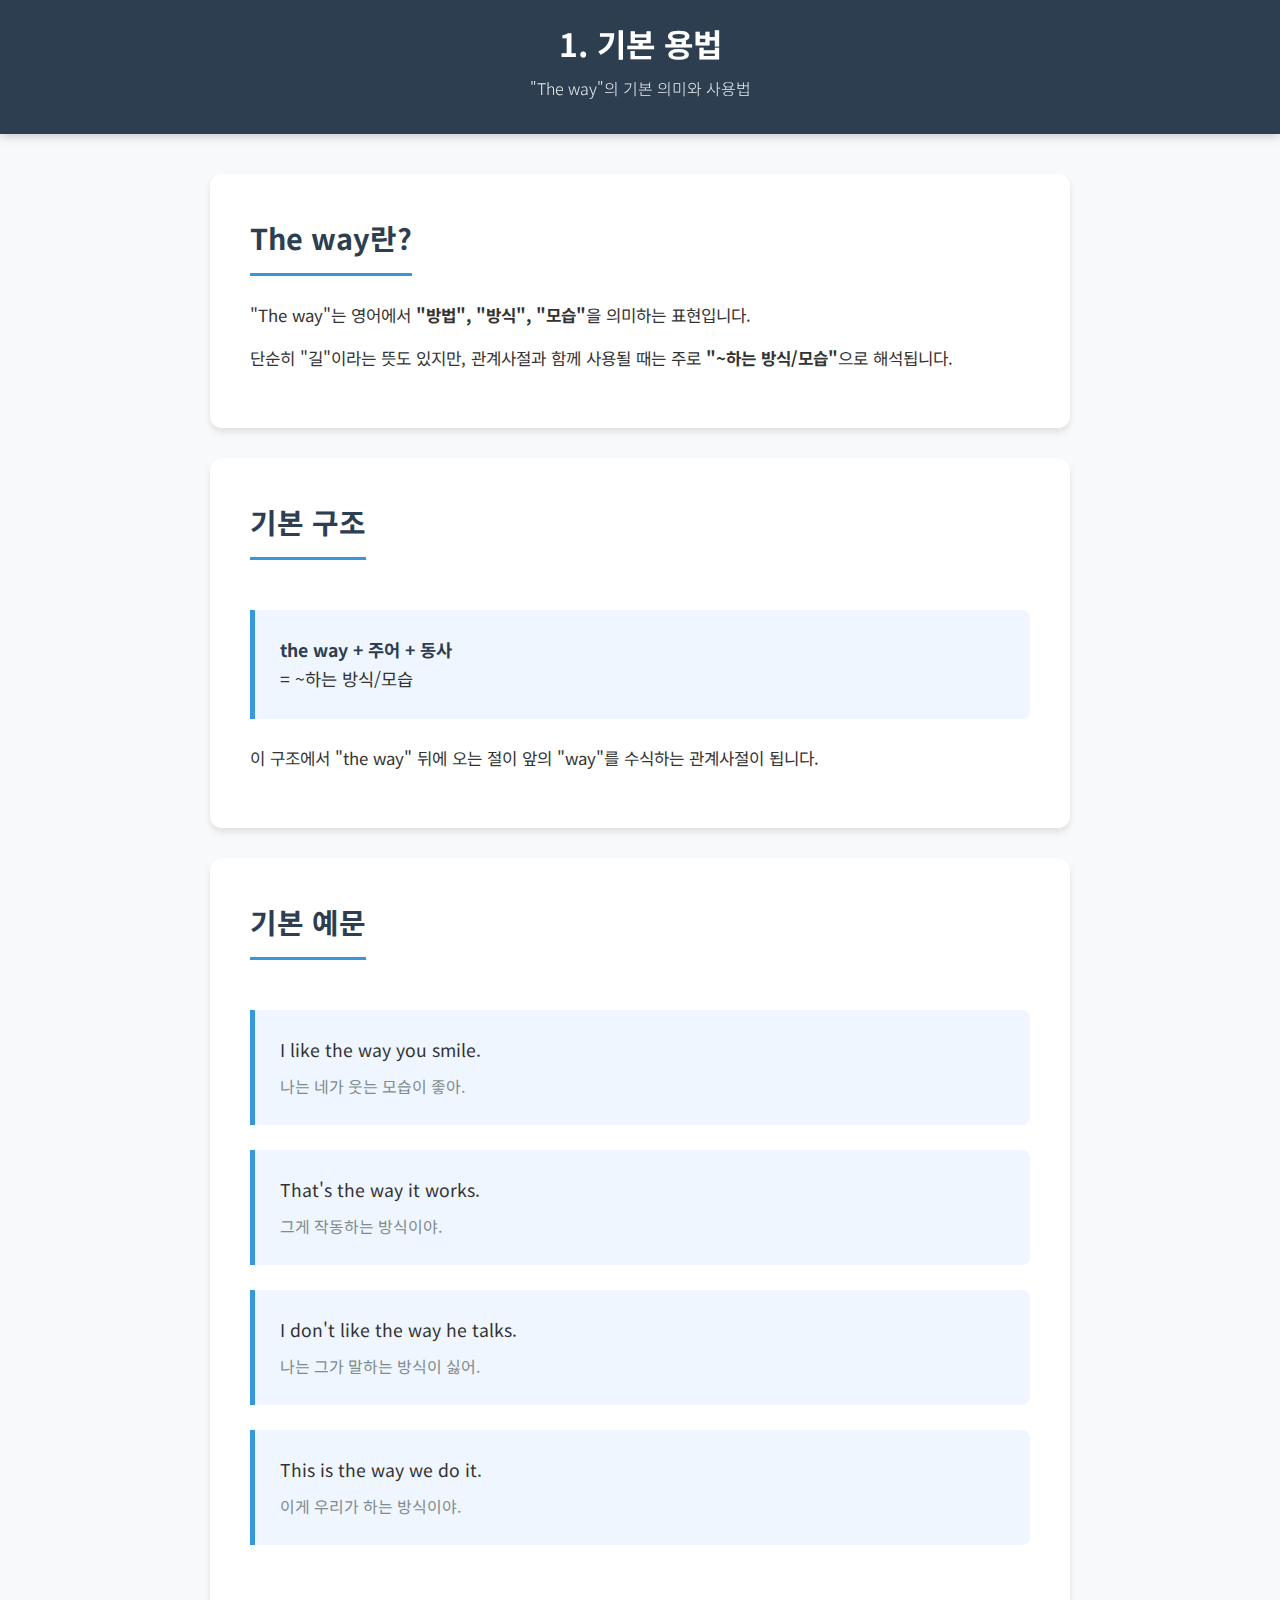
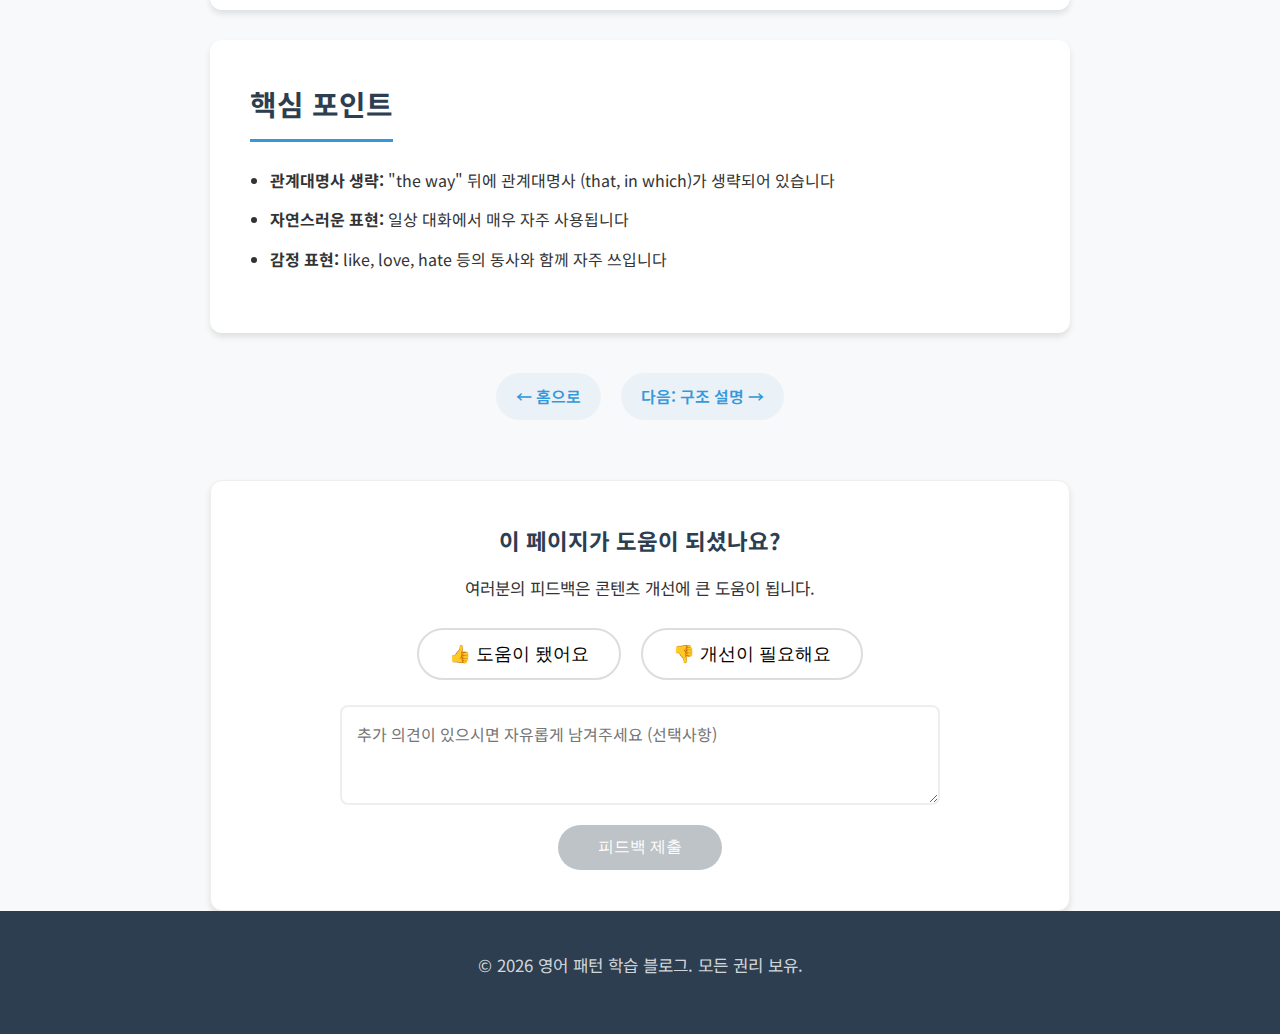
<file: public/pages/basic.html>
<!DOCTYPE html>
<html lang="ko">

<head>
    <meta charset="UTF-8">
    <meta name="viewport" content="width=device-width, initial-scale=1.0">
    <title>기본 용법 | The Way 관계사절</title>
    <meta name="description" content="'The way' + 주어 + 동사 패턴의 기본 의미와 실제 사용 예시를 배워봅니다.">
    <link rel="stylesheet" href="../css/style.css">
    <link rel="preconnect" href="https://fonts.googleapis.com">
    <link rel="preconnect" href="https://fonts.gstatic.com" crossorigin>
    <link href="https://fonts.googleapis.com/css2?family=Noto+Sans+KR:wght@300;400;500;700&display=swap"
        rel="stylesheet">
</head>

<body>
    <header>
        <div class="container">
            <h1>1. 기본 용법</h1>
            <p class="subtitle">"The way"의 기본 의미와 사용법</p>
        </div>
    </header>

    <main class="container">
        <section>
            <h2>The way란?</h2>
            <p>"The way"는 영어에서 <strong>"방법", "방식", "모습"</strong>을 의미하는 표현입니다.</p>
            <p>단순히 "길"이라는 뜻도 있지만, 관계사절과 함께 사용될 때는 주로 <strong>"~하는 방식/모습"</strong>으로 해석됩니다.</p>
        </section>

        <section>
            <h2>기본 구조</h2>
            <div class="example">
                <strong>the way + 주어 + 동사</strong><br>
                = ~하는 방식/모습
            </div>
            <p>이 구조에서 "the way" 뒤에 오는 절이 앞의 "way"를 수식하는 관계사절이 됩니다.</p>
        </section>

        <section>
            <h2>기본 예문</h2>

            <div class="example">
                I like the way you smile.
                <div class="example-ko">나는 네가 웃는 모습이 좋아.</div>
            </div>

            <div class="example">
                That's the way it works.
                <div class="example-ko">그게 작동하는 방식이야.</div>
            </div>

            <div class="example">
                I don't like the way he talks.
                <div class="example-ko">나는 그가 말하는 방식이 싫어.</div>
            </div>

            <div class="example">
                This is the way we do it.
                <div class="example-ko">이게 우리가 하는 방식이야.</div>
            </div>
        </section>

        <section>
            <h2>핵심 포인트</h2>
            <ul>
                <li><strong>관계대명사 생략:</strong> "the way" 뒤에 관계대명사 (that, in which)가 생략되어 있습니다</li>
                <li><strong>자연스러운 표현:</strong> 일상 대화에서 매우 자주 사용됩니다</li>
                <li><strong>감정 표현:</strong> like, love, hate 등의 동사와 함께 자주 쓰입니다</li>
            </ul>
        </section>

        <div class="nav-links">
            <a href="../index.html">← 홈으로</a>
            <a href="structure.html">다음: 구조 설명 →</a>
        </div>

        <!-- 피드백 섹션 -->
        <div class="feedback-section">
            <h3>이 페이지가 도움이 되셨나요?</h3>
            <p>여러분의 피드백은 콘텐츠 개선에 큰 도움이 됩니다.</p>

            <div class="feedback-buttons">
                <button class="feedback-btn positive" data-type="positive">
                    👍 도움이 됐어요
                </button>
                <button class="feedback-btn negative" data-type="negative">
                    👎 개선이 필요해요
                </button>
            </div>

            <textarea class="feedback-comment" placeholder="추가 의견이 있으시면 자유롭게 남겨주세요 (선택사항)"></textarea>

            <button class="submit-feedback" disabled>피드백 제출</button>

            <div class="feedback-message"></div>
        </div>
    </main>

    <footer>
        <div class="container">
            <p>&copy; 2026 영어 패턴 학습 블로그. 모든 권리 보유.</p>
        </div>
    </footer>

    <script src="../js/feedback.js"></script>
    <script>
        initFeedback('basic');
    </script>
</body>

</html>
</file>
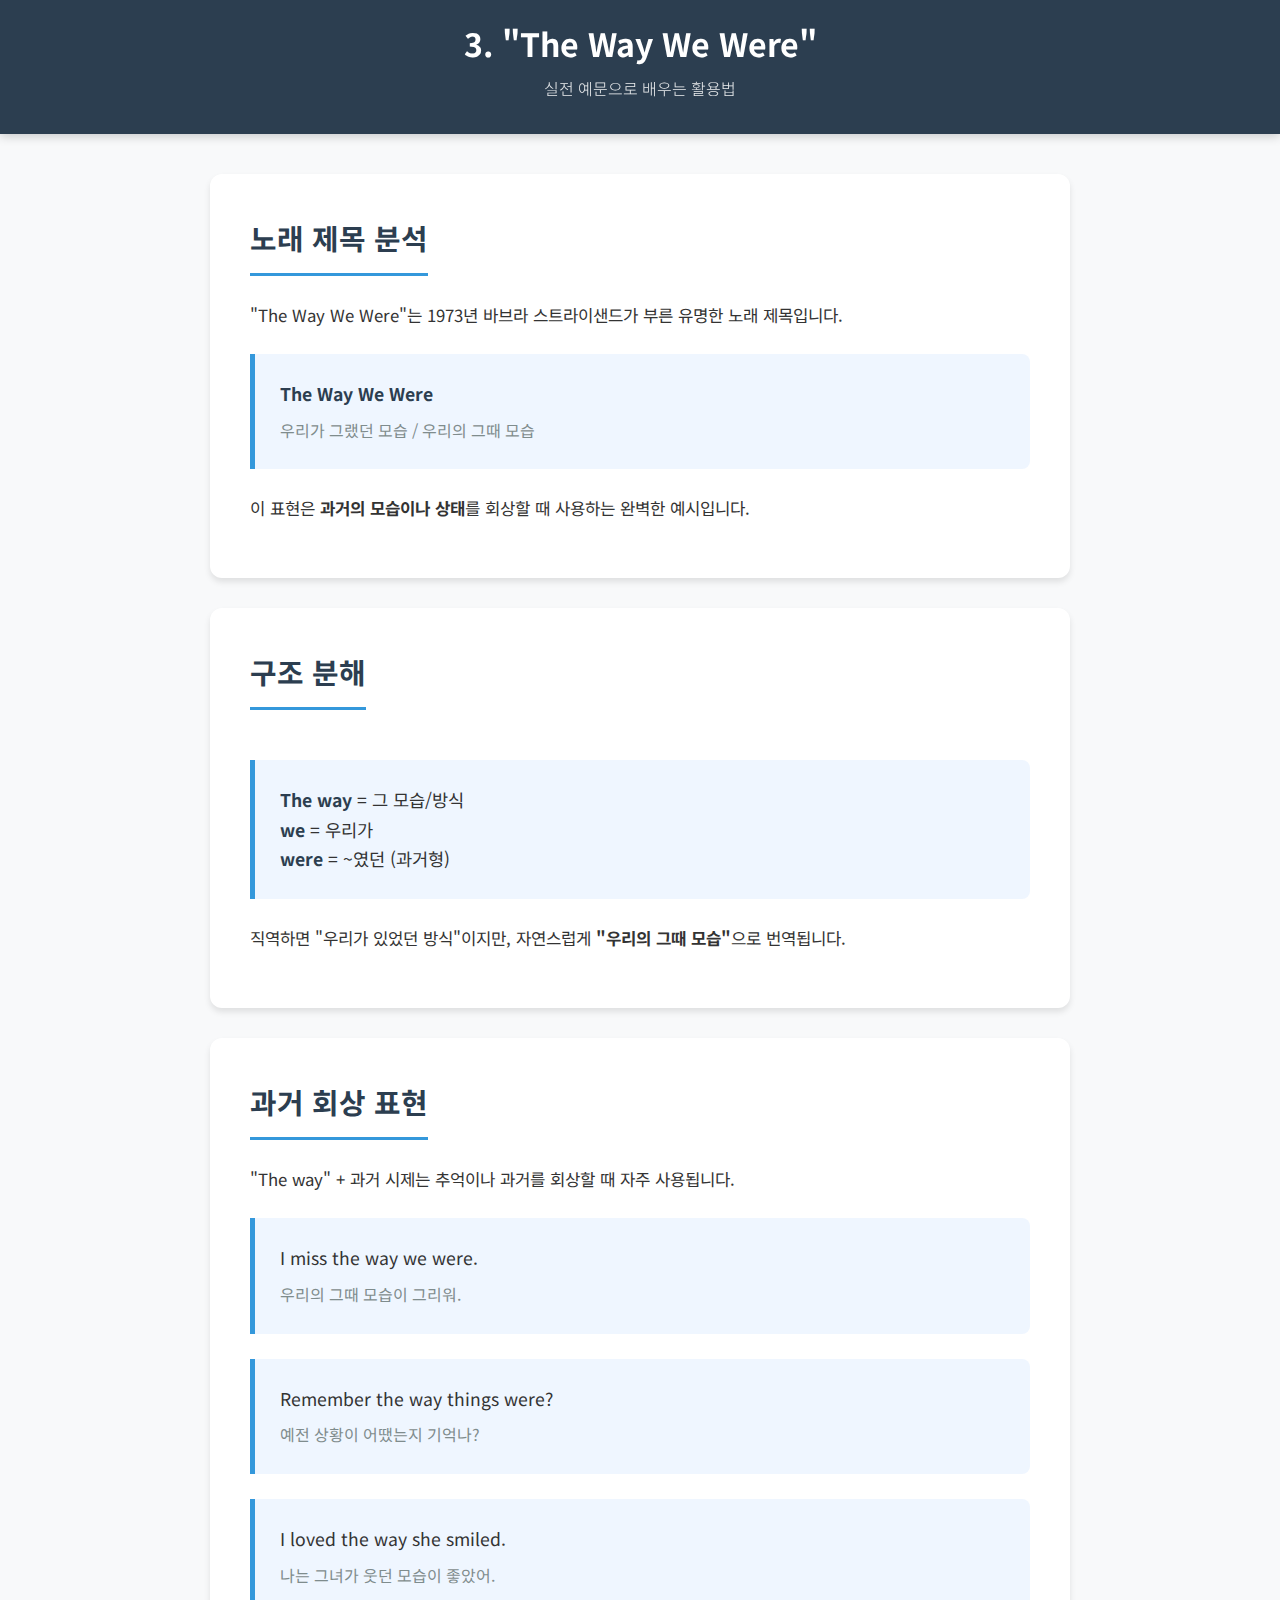
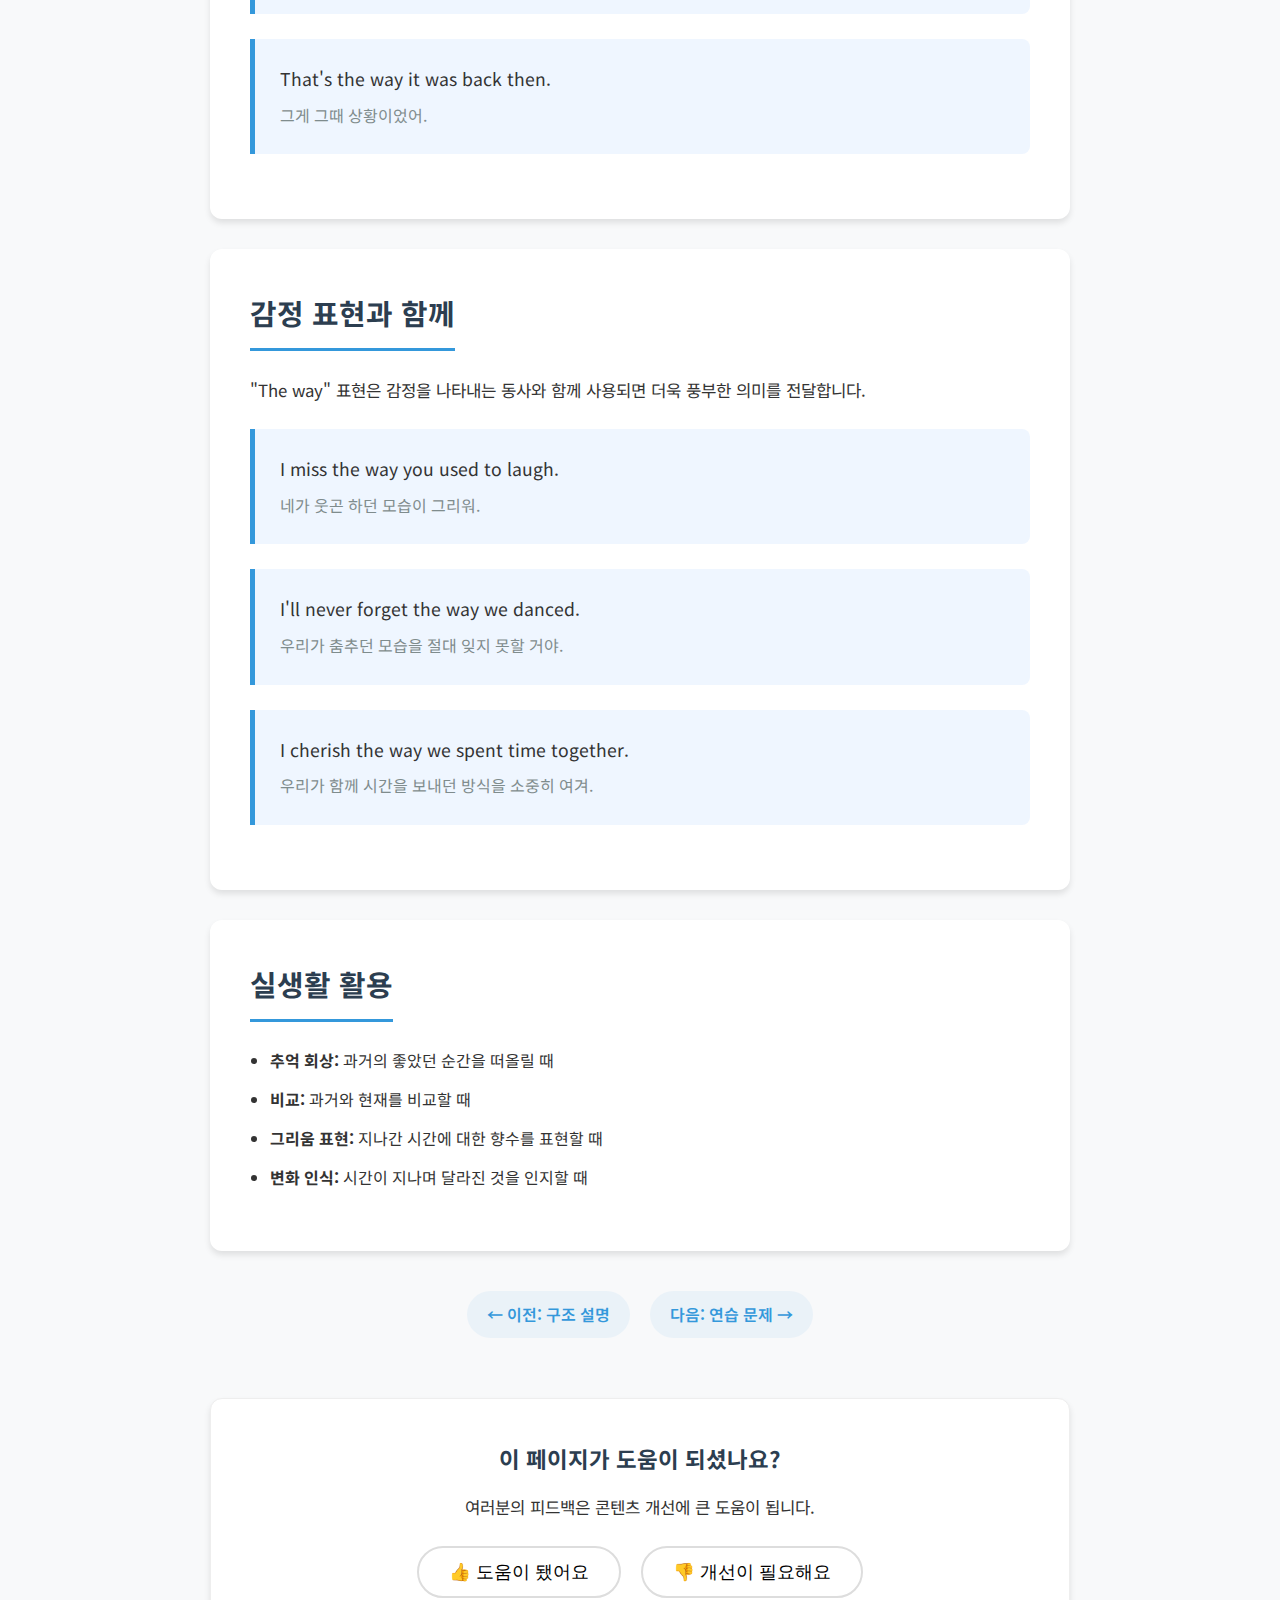
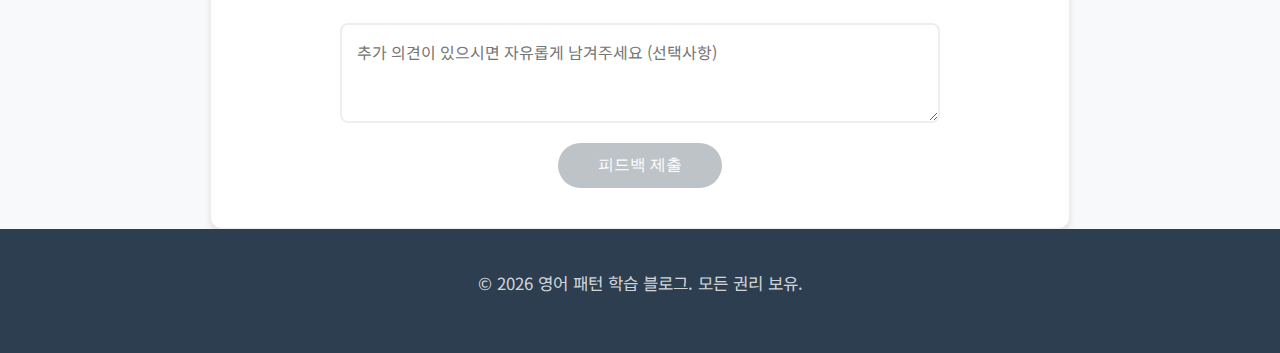
<file: public/pages/example.html>
<!DOCTYPE html>
<html lang="ko">

<head>
    <meta charset="UTF-8">
    <meta name="viewport" content="width=device-width, initial-scale=1.0">
    <title>The Way We Were | The Way 관계사절</title>
    <meta name="description" content="명곡 'The Way We Were'를 통해 과거 회상 표현에서의 The way 패턴 활용을 익힙니다.">
    <link rel="stylesheet" href="../css/style.css">
    <link rel="preconnect" href="https://fonts.googleapis.com">
    <link rel="preconnect" href="https://fonts.gstatic.com" crossorigin>
    <link href="https://fonts.googleapis.com/css2?family=Noto+Sans+KR:wght@300;400;500;700&display=swap"
        rel="stylesheet">
</head>

<body>
    <header>
        <div class="container">
            <h1>3. "The Way We Were"</h1>
            <p class="subtitle">실전 예문으로 배우는 활용법</p>
        </div>
    </header>

    <main class="container">
        <section>
            <h2>노래 제목 분석</h2>
            <p>"The Way We Were"는 1973년 바브라 스트라이샌드가 부른 유명한 노래 제목입니다.</p>

            <div class="example">
                <strong>The Way We Were</strong>
                <div class="example-ko">우리가 그랬던 모습 / 우리의 그때 모습</div>
            </div>

            <p>이 표현은 <strong>과거의 모습이나 상태</strong>를 회상할 때 사용하는 완벽한 예시입니다.</p>
        </section>

        <section>
            <h2>구조 분해</h2>
            <div class="example">
                <strong>The way</strong> = 그 모습/방식<br>
                <strong>we</strong> = 우리가<br>
                <strong>were</strong> = ~였던 (과거형)
            </div>

            <p>직역하면 "우리가 있었던 방식"이지만, 자연스럽게 <strong>"우리의 그때 모습"</strong>으로 번역됩니다.</p>
        </section>

        <section>
            <h2>과거 회상 표현</h2>
            <p>"The way" + 과거 시제는 추억이나 과거를 회상할 때 자주 사용됩니다.</p>

            <div class="example">
                I miss the way we were.
                <div class="example-ko">우리의 그때 모습이 그리워.</div>
            </div>

            <div class="example">
                Remember the way things were?
                <div class="example-ko">예전 상황이 어땠는지 기억나?</div>
            </div>

            <div class="example">
                I loved the way she smiled.
                <div class="example-ko">나는 그녀가 웃던 모습이 좋았어.</div>
            </div>

            <div class="example">
                That's the way it was back then.
                <div class="example-ko">그게 그때 상황이었어.</div>
            </div>
        </section>

        <section>
            <h2>감정 표현과 함께</h2>
            <p>"The way" 표현은 감정을 나타내는 동사와 함께 사용되면 더욱 풍부한 의미를 전달합니다.</p>

            <div class="example">
                I miss the way you used to laugh.
                <div class="example-ko">네가 웃곤 하던 모습이 그리워.</div>
            </div>

            <div class="example">
                I'll never forget the way we danced.
                <div class="example-ko">우리가 춤추던 모습을 절대 잊지 못할 거야.</div>
            </div>

            <div class="example">
                I cherish the way we spent time together.
                <div class="example-ko">우리가 함께 시간을 보내던 방식을 소중히 여겨.</div>
            </div>
        </section>

        <section>
            <h2>실생활 활용</h2>
            <ul>
                <li><strong>추억 회상:</strong> 과거의 좋았던 순간을 떠올릴 때</li>
                <li><strong>비교:</strong> 과거와 현재를 비교할 때</li>
                <li><strong>그리움 표현:</strong> 지나간 시간에 대한 향수를 표현할 때</li>
                <li><strong>변화 인식:</strong> 시간이 지나며 달라진 것을 인지할 때</li>
            </ul>
        </section>

        <div class="nav-links">
            <a href="structure.html">← 이전: 구조 설명</a>
            <a href="practice.html">다음: 연습 문제 →</a>
        </div>

        <!-- 피드백 섹션 -->
        <div class="feedback-section">
            <h3>이 페이지가 도움이 되셨나요?</h3>
            <p>여러분의 피드백은 콘텐츠 개선에 큰 도움이 됩니다.</p>

            <div class="feedback-buttons">
                <button class="feedback-btn positive" data-type="positive">
                    👍 도움이 됐어요
                </button>
                <button class="feedback-btn negative" data-type="negative">
                    👎 개선이 필요해요
                </button>
            </div>

            <textarea class="feedback-comment" placeholder="추가 의견이 있으시면 자유롭게 남겨주세요 (선택사항)"></textarea>

            <button class="submit-feedback" disabled>피드백 제출</button>

            <div class="feedback-message"></div>
        </div>
    </main>

    <footer>
        <div class="container">
            <p>&copy; 2026 영어 패턴 학습 블로그. 모든 권리 보유.</p>
        </div>
    </footer>

    <script src="../js/feedback.js"></script>
    <script>
        initFeedback('example');
    </script>
</body>

</html>
</file>
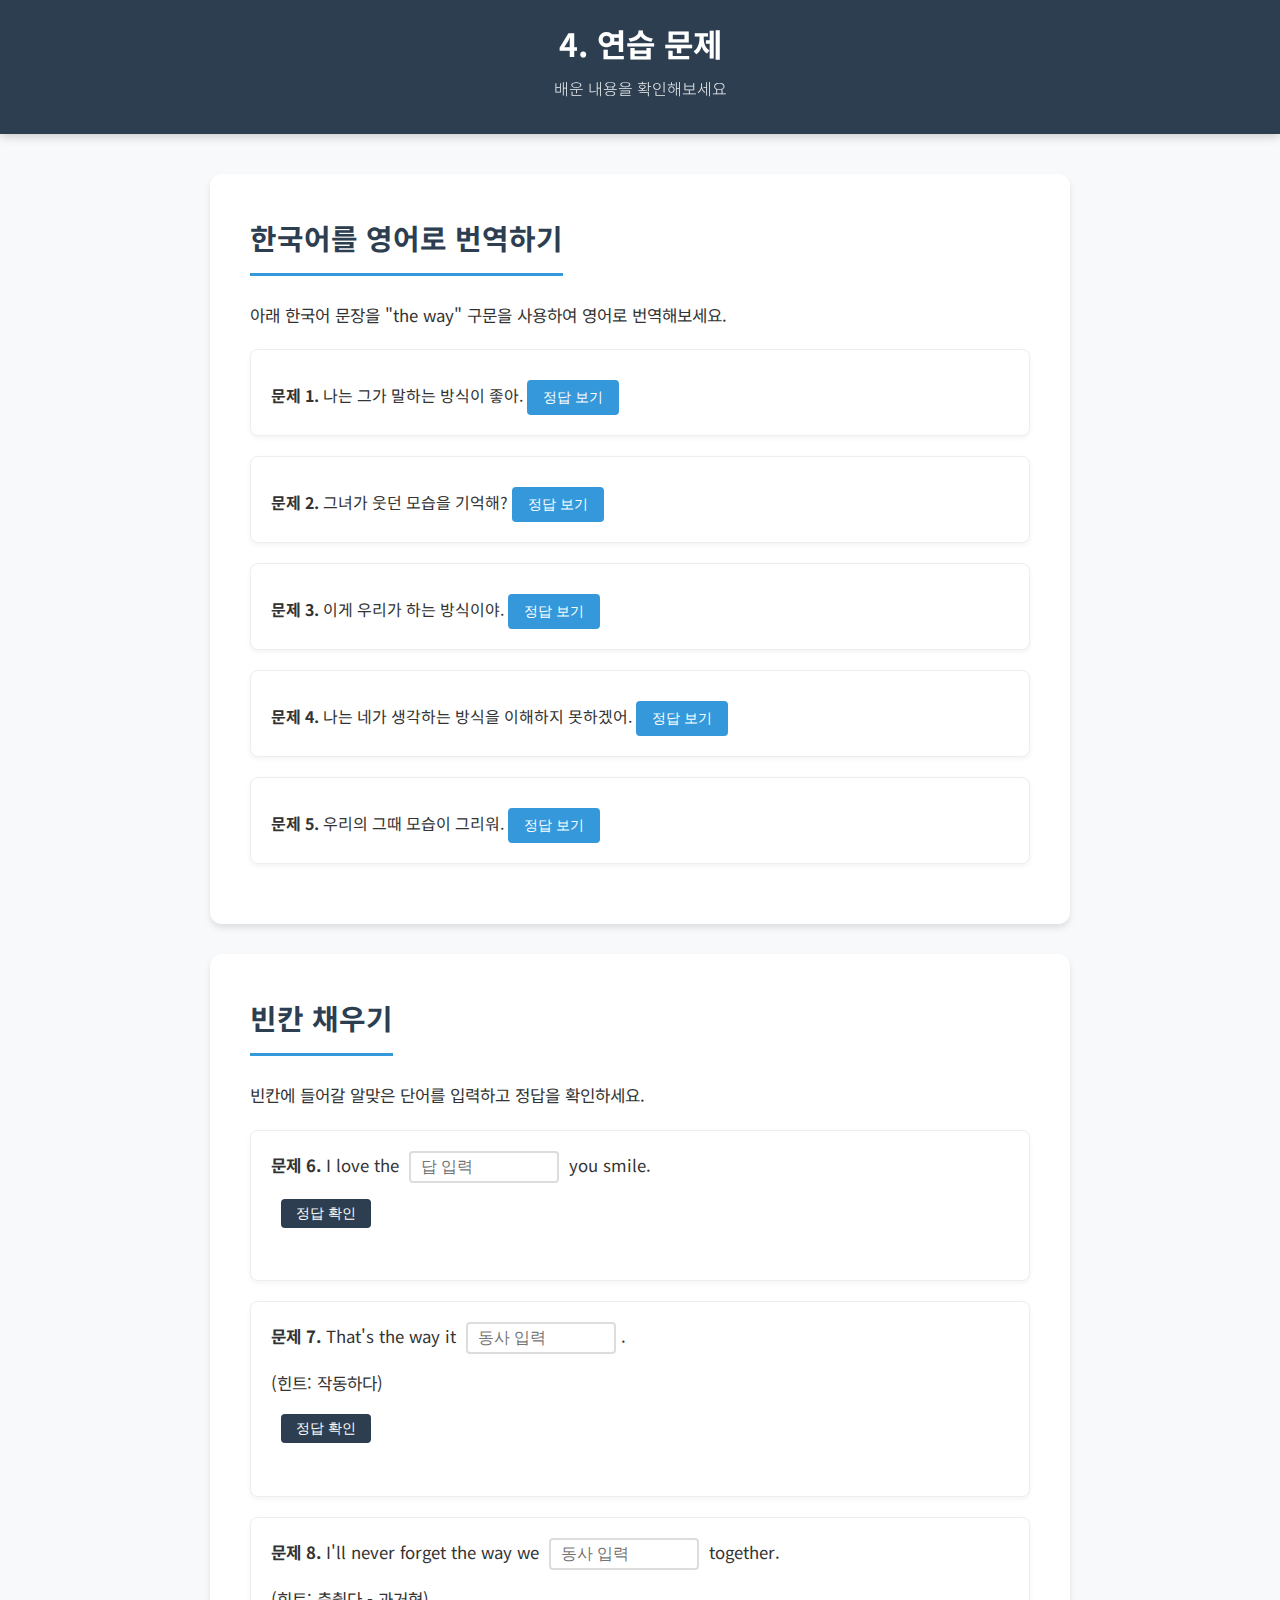
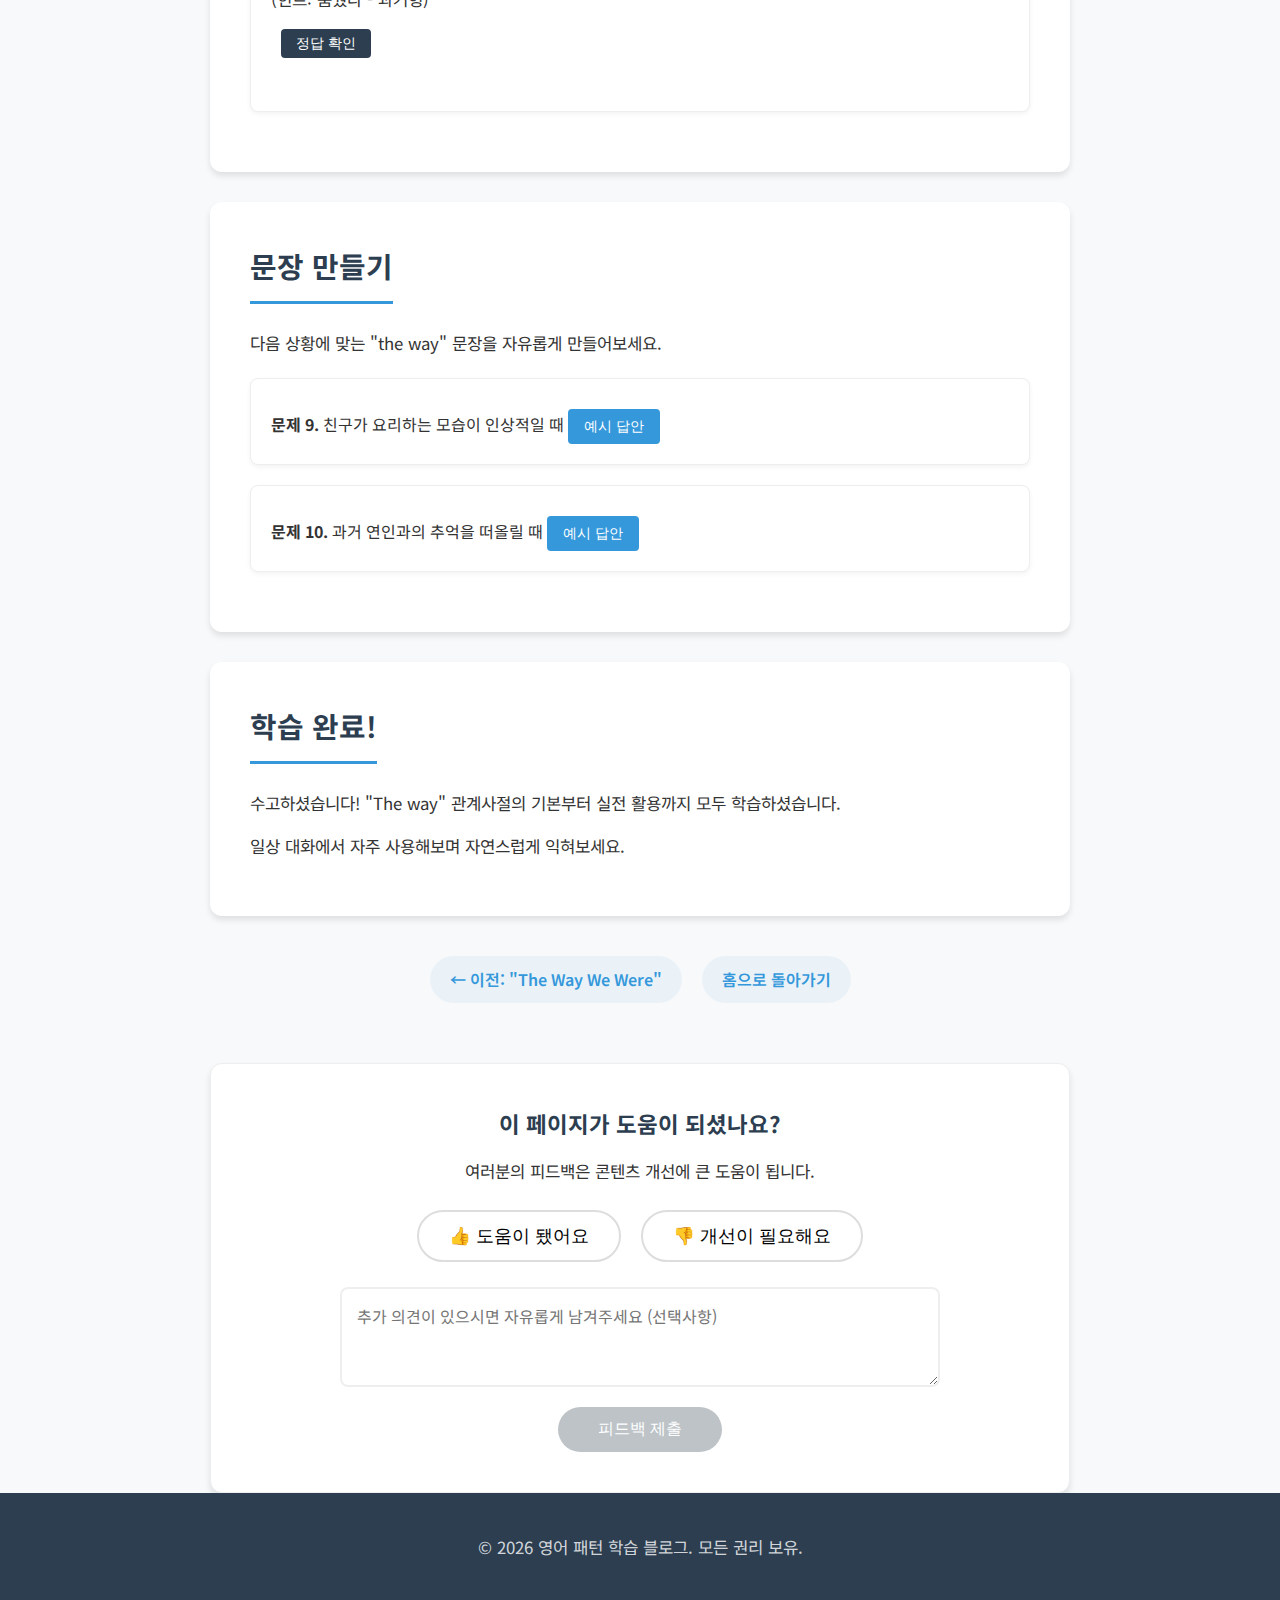
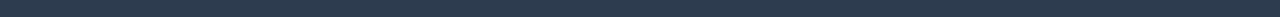
<file: public/pages/practice.html>
<!DOCTYPE html>
<html lang="ko">

<head>
    <meta charset="UTF-8">
    <meta name="viewport" content="width=device-width, initial-scale=1.0">
    <title>연습 문제 | The Way 관계사절</title>
    <meta name="description" content="배운 내용을 바탕으로 The way 관계사절 빈칸 채우기 및 작문 연습을 해봅니다.">
    <link rel="stylesheet" href="../css/style.css">
    <link rel="preconnect" href="https://fonts.googleapis.com">
    <link rel="preconnect" href="https://fonts.gstatic.com" crossorigin>
    <link href="https://fonts.googleapis.com/css2?family=Noto+Sans+KR:wght@300;400;500;700&display=swap"
        rel="stylesheet">
</head>

<body>
    <header>
        <div class="container">
            <h1>4. 연습 문제</h1>
            <p class="subtitle">배운 내용을 확인해보세요</p>
        </div>
    </header>

    <main class="container">
        <section>
            <h2>한국어를 영어로 번역하기</h2>
            <p>아래 한국어 문장을 "the way" 구문을 사용하여 영어로 번역해보세요.</p>

            <div class="practice-item">
                <strong>문제 1.</strong> 나는 그가 말하는 방식이 좋아.
                <button class="show-answer" onclick="toggleAnswer(this)">정답 보기</button>
                <div class="answer">I like the way he talks.</div>
            </div>

            <div class="practice-item">
                <strong>문제 2.</strong> 그녀가 웃던 모습을 기억해?
                <button class="show-answer" onclick="toggleAnswer(this)">정답 보기</button>
                <div class="answer">Do you remember the way she smiled?</div>
            </div>

            <div class="practice-item">
                <strong>문제 3.</strong> 이게 우리가 하는 방식이야.
                <button class="show-answer" onclick="toggleAnswer(this)">정답 보기</button>
                <div class="answer">This is the way we do it.</div>
            </div>

            <div class="practice-item">
                <strong>문제 4.</strong> 나는 네가 생각하는 방식을 이해하지 못하겠어.
                <button class="show-answer" onclick="toggleAnswer(this)">정답 보기</button>
                <div class="answer">I don't understand the way you think.</div>
            </div>

            <div class="practice-item">
                <strong>문제 5.</strong> 우리의 그때 모습이 그리워.
                <button class="show-answer" onclick="toggleAnswer(this)">정답 보기</button>
                <div class="answer">I miss the way we were.</div>
            </div>
        </section>

        <section>
            <h2>빈칸 채우기</h2>
            <p>빈칸에 들어갈 알맞은 단어를 입력하고 정답을 확인하세요.</p>

            <div class="practice-item">
                <p><strong>문제 6.</strong> I love the <input type="text" id="q6-input" placeholder="답 입력"
                        class="practice-input"> you smile.</p>
                <button class="check-answer-btn" onclick="checkAnswer('q6', 'way')">정답 확인</button>
                <div id="q6-result" class="result-message"></div>
                <div id="q6-answer" class="answer">정답: <strong>way</strong></div>
            </div>

            <div class="practice-item">
                <p><strong>문제 7.</strong> That's the way it <input type="text" id="q7-input" placeholder="동사 입력"
                        class="practice-input">.</p>
                <p class="hint">(힌트: 작동하다)</p>
                <button class="check-answer-btn" onclick="checkAnswer('q7', 'works')">정답 확인</button>
                <div id="q7-result" class="result-message"></div>
                <div id="q7-answer" class="answer">정답: <strong>works</strong></div>
            </div>

            <div class="practice-item">
                <p><strong>문제 8.</strong> I'll never forget the way we <input type="text" id="q8-input"
                        placeholder="동사 입력" class="practice-input"> together.</p>
                <p class="hint">(힌트: 춤췄다 - 과거형)</p>
                <button class="check-answer-btn" onclick="checkAnswer('q8', 'danced')">정답 확인</button>
                <div id="q8-result" class="result-message"></div>
                <div id="q8-answer" class="answer">정답: <strong>danced</strong></div>
            </div>
        </section>

        <section>
            <h2>문장 만들기</h2>
            <p>다음 상황에 맞는 "the way" 문장을 자유롭게 만들어보세요.</p>

            <div class="practice-item">
                <strong>문제 9.</strong> 친구가 요리하는 모습이 인상적일 때
                <button class="show-answer" onclick="toggleAnswer(this)">예시 답안</button>
                <div class="answer">I'm impressed by the way you cook.</div>
            </div>

            <div class="practice-item">
                <strong>문제 10.</strong> 과거 연인과의 추억을 떠올릴 때
                <button class="show-answer" onclick="toggleAnswer(this)">예시 답안</button>
                <div class="answer">I still remember the way we used to talk for hours.</div>
            </div>
        </section>

        <section>
            <h2>학습 완료!</h2>
            <p>수고하셨습니다! "The way" 관계사절의 기본부터 실전 활용까지 모두 학습하셨습니다.</p>
            <p>일상 대화에서 자주 사용해보며 자연스럽게 익혀보세요.</p>
        </section>

        <div class="nav-links">
            <a href="example.html">← 이전: "The Way We Were"</a>
            <a href="../index.html">홈으로 돌아가기</a>
        </div>

        <!-- 피드백 섹션 -->
        <div class="feedback-section">
            <h3>이 페이지가 도움이 되셨나요?</h3>
            <p>여러분의 피드백은 콘텐츠 개선에 큰 도움이 됩니다.</p>

            <div class="feedback-buttons">
                <button class="feedback-btn positive" data-type="positive">
                    👍 도움이 됐어요
                </button>
                <button class="feedback-btn negative" data-type="negative">
                    👎 개선이 필요해요
                </button>
            </div>

            <textarea class="feedback-comment" placeholder="추가 의견이 있으시면 자유롭게 남겨주세요 (선택사항)"></textarea>

            <button class="submit-feedback" disabled>피드백 제출</button>

            <div class="feedback-message"></div>
        </div>
    </main>

    <footer>
        <div class="container">
            <p>&copy; 2026 영어 패턴 학습 블로그. 모든 권리 보유.</p>
        </div>
    </footer>

    <script src="../js/feedback.js"></script>
    <script src="../js/practice.js"></script>
    <script>
        initFeedback('practice');
    </script>
</body>

</html>
</file>
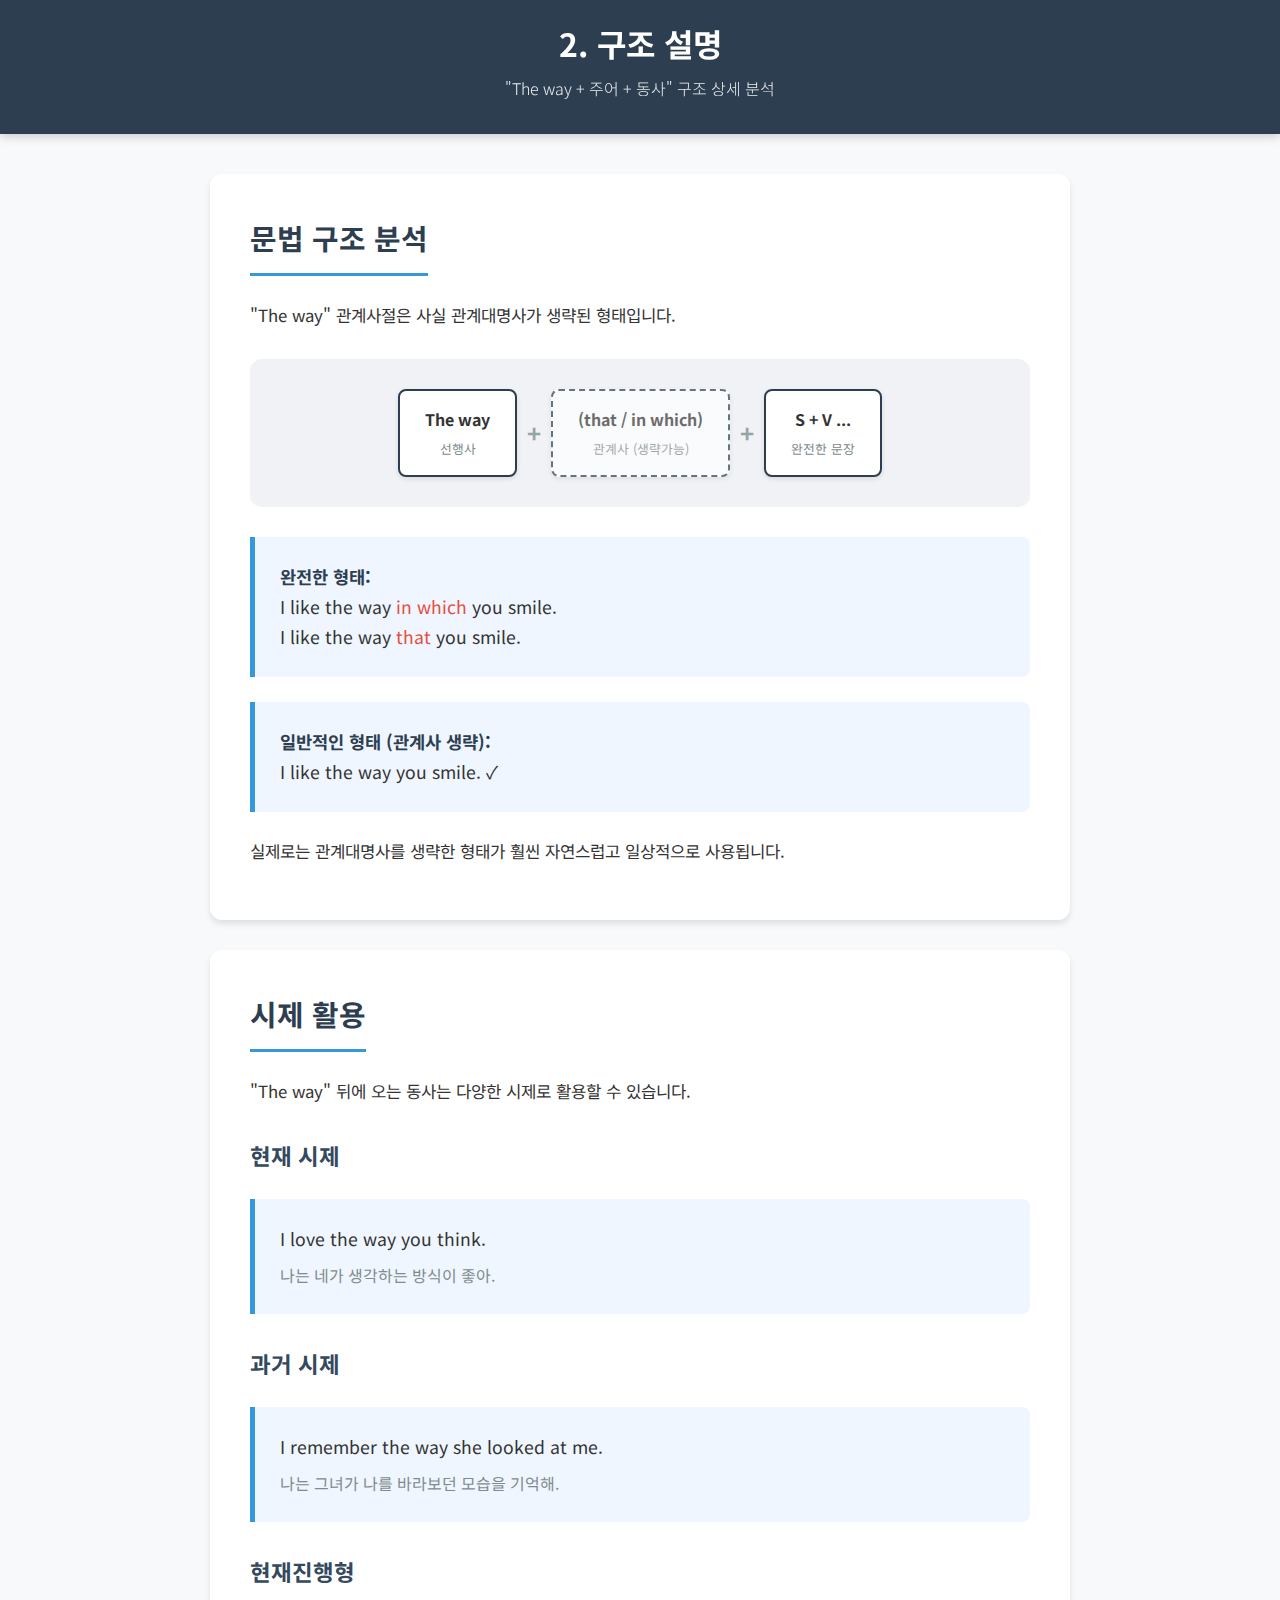
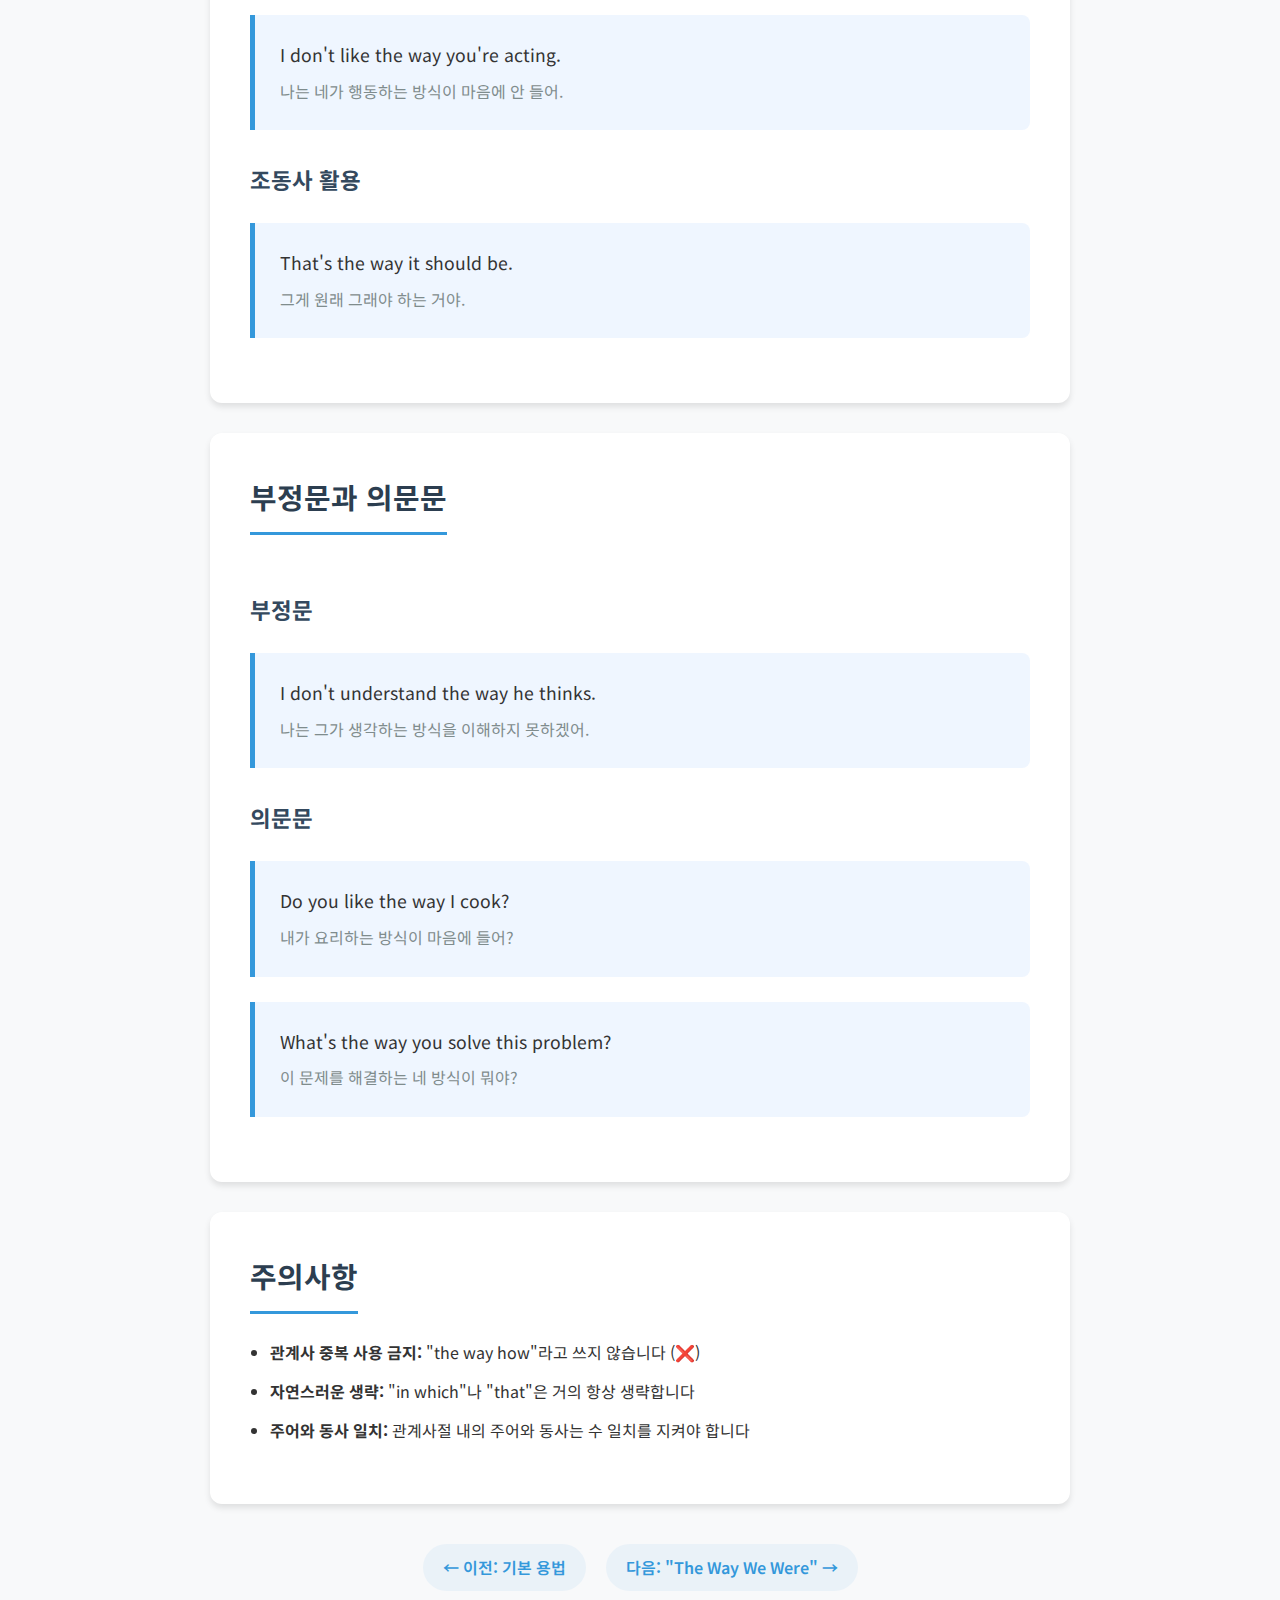
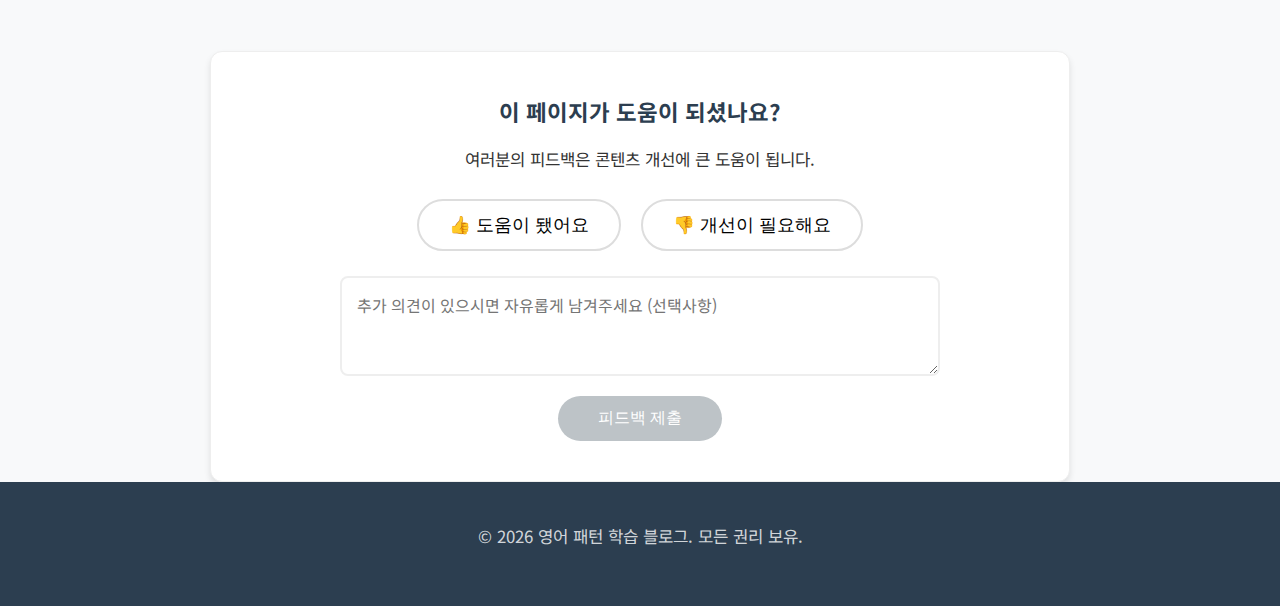
<file: public/pages/structure.html>
<!DOCTYPE html>
<html lang="ko">

<head>
    <meta charset="UTF-8">
    <meta name="viewport" content="width=device-width, initial-scale=1.0">
    <title>구조 설명 | The Way 관계사절</title>
    <meta name="description" content="관계부사가 생략된 'The way' 구문의 문법적 구조와 시제 활용법을 상세히 분석합니다.">
    <link rel="stylesheet" href="../css/style.css">
    <link rel="preconnect" href="https://fonts.googleapis.com">
    <link rel="preconnect" href="https://fonts.gstatic.com" crossorigin>
    <link href="https://fonts.googleapis.com/css2?family=Noto+Sans+KR:wght@300;400;500;700&display=swap"
        rel="stylesheet">
</head>

<body>
    <header>
        <div class="container">
            <h1>2. 구조 설명</h1>
            <p class="subtitle">"The way + 주어 + 동사" 구조 상세 분석</p>
        </div>
    </header>

    <main class="container">
        <section>
            <h2>문법 구조 분석</h2>
            <p>"The way" 관계사절은 사실 관계대명사가 생략된 형태입니다.</p>

            <!-- 시각적 구조 다이어그램 -->
            <div class="structure-diagram">
                <div class="diagram-box">
                    The way
                    <span class="diagram-label">선행사</span>
                </div>
                <div class="diagram-plus">+</div>
                <div class="diagram-box" style="border-style: dashed; opacity: 0.7;">
                    (that / in which)
                    <span class="diagram-label">관계사 (생략가능)</span>
                </div>
                <div class="diagram-plus">+</div>
                <div class="diagram-box">
                    S + V ...
                    <span class="diagram-label">완전한 문장</span>
                </div>
            </div>

            <div class="example">
                <strong>완전한 형태:</strong><br>
                I like the way <span style="color: #e74c3c;">in which</span> you smile.<br>
                I like the way <span style="color: #e74c3c;">that</span> you smile.
            </div>

            <div class="example">
                <strong>일반적인 형태 (관계사 생략):</strong><br>
                I like the way you smile. ✓
            </div>

            <p>실제로는 관계대명사를 생략한 형태가 훨씬 자연스럽고 일상적으로 사용됩니다.</p>
        </section>

        <section>
            <h2>시제 활용</h2>
            <p>"The way" 뒤에 오는 동사는 다양한 시제로 활용할 수 있습니다.</p>

            <h3>현재 시제</h3>
            <div class="example">
                I love the way you think.
                <div class="example-ko">나는 네가 생각하는 방식이 좋아.</div>
            </div>

            <h3>과거 시제</h3>
            <div class="example">
                I remember the way she looked at me.
                <div class="example-ko">나는 그녀가 나를 바라보던 모습을 기억해.</div>
            </div>

            <h3>현재진행형</h3>
            <div class="example">
                I don't like the way you're acting.
                <div class="example-ko">나는 네가 행동하는 방식이 마음에 안 들어.</div>
            </div>

            <h3>조동사 활용</h3>
            <div class="example">
                That's the way it should be.
                <div class="example-ko">그게 원래 그래야 하는 거야.</div>
            </div>
        </section>

        <section>
            <h2>부정문과 의문문</h2>

            <h3>부정문</h3>
            <div class="example">
                I don't understand the way he thinks.
                <div class="example-ko">나는 그가 생각하는 방식을 이해하지 못하겠어.</div>
            </div>

            <h3>의문문</h3>
            <div class="example">
                Do you like the way I cook?
                <div class="example-ko">내가 요리하는 방식이 마음에 들어?</div>
            </div>

            <div class="example">
                What's the way you solve this problem?
                <div class="example-ko">이 문제를 해결하는 네 방식이 뭐야?</div>
            </div>
        </section>

        <section>
            <h2>주의사항</h2>
            <ul>
                <li><strong>관계사 중복 사용 금지:</strong> "the way how"라고 쓰지 않습니다 (❌)</li>
                <li><strong>자연스러운 생략:</strong> "in which"나 "that"은 거의 항상 생략합니다</li>
                <li><strong>주어와 동사 일치:</strong> 관계사절 내의 주어와 동사는 수 일치를 지켜야 합니다</li>
            </ul>
        </section>

        <div class="nav-links">
            <a href="basic.html">← 이전: 기본 용법</a>
            <a href="example.html">다음: "The Way We Were" →</a>
        </div>

        <!-- 피드백 섹션 -->
        <div class="feedback-section">
            <h3>이 페이지가 도움이 되셨나요?</h3>
            <p>여러분의 피드백은 콘텐츠 개선에 큰 도움이 됩니다.</p>

            <div class="feedback-buttons">
                <button class="feedback-btn positive" data-type="positive">
                    👍 도움이 됐어요
                </button>
                <button class="feedback-btn negative" data-type="negative">
                    👎 개선이 필요해요
                </button>
            </div>

            <textarea class="feedback-comment" placeholder="추가 의견이 있으시면 자유롭게 남겨주세요 (선택사항)"></textarea>

            <button class="submit-feedback" disabled>피드백 제출</button>

            <div class="feedback-message"></div>
        </div>
    </main>

    <footer>
        <div class="container">
            <p>&copy; 2026 영어 패턴 학습 블로그. 모든 권리 보유.</p>
        </div>
    </footer>

    <script src="../js/feedback.js"></script>
    <script>
        initFeedback('structure');
    </script>
</body>

</html>
</file>
<file: css/style.css>
/* 전역 스타일 */
:root {
    --primary-color: #3498db;
    --secondary-color: #2c3e50;
    --accent-color: #e74c3c;
    --bg-color: #f8f9fa;
    --text-color: #333;
    --white: #ffffff;
    --shadow: 0 4px 6px rgba(0, 0, 0, 0.1);
}

* {
    margin: 0;
    padding: 0;
    box-sizing: border-box;
}

body {
    font-family: 'Noto Sans KR', sans-serif;
    line-height: 1.7;
    color: var(--text-color);
    background-color: var(--bg-color);
}

.container {
    max-width: 900px;
    margin: 0 auto;
    padding: 0 20px;
}

/* 헤더 */
header {
    background-color: var(--secondary-color);
    color: var(--white);
    padding: 1rem 0;
    text-align: center;
    position: sticky;
    top: 0;
    z-index: 1000;
    box-shadow: 0 2px 10px rgba(0, 0, 0, 0.2);
    margin-bottom: 40px;
}

header h1 {
    font-size: 2rem;
    font-weight: 700;
    margin-bottom: 5px;
}

.subtitle {
    font-size: 1rem;
    font-weight: 300;
    opacity: 0.9;
}

/* 메인 콘텐츠 */
main {
    margin-bottom: 60px;
    min-height: calc(100vh - 300px);
}

section {
    background: var(--white);
    padding: 40px;
    margin-bottom: 30px;
    border-radius: 12px;
    box-shadow: var(--shadow);
    transition: transform 0.2s ease;
}

section:hover {
    transform: translateY(-2px);
}

h2 {
    font-size: 1.8rem;
    margin-bottom: 25px;
    color: var(--secondary-color);
    border-bottom: 3px solid var(--primary-color);
    padding-bottom: 10px;
    display: inline-block;
}

h3 {
    font-size: 1.4rem;
    margin: 30px 0 15px;
    color: #34495e;
}

p {
    margin-bottom: 15px;
    font-size: 1.05rem;
}

ul {
    margin-left: 20px;
    margin-bottom: 20px;
}

li {
    margin-bottom: 12px;
}

/* 학습 카드 그리드 */
.lesson-grid {
    display: grid;
    grid-template-columns: repeat(auto-fit, minmax(280px, 1fr));
    gap: 25px;
    margin-top: 30px;
}

.lesson-card {
    background: #fff;
    padding: 30px;
    border-radius: 12px;
    text-decoration: none;
    color: inherit;
    border: 1px solid #eee;
    box-shadow: 0 2px 5px rgba(0, 0, 0, 0.05);
    transition: all 0.3s ease;
}

.lesson-card:hover {
    border-color: var(--primary-color);
    transform: translateY(-5px);
    box-shadow: 0 10px 20px rgba(0, 0, 0, 0.1);
}

.lesson-card h3 {
    margin-top: 0;
    color: var(--secondary-color);
}

.lesson-card p {
    color: #666;
    margin-bottom: 0;
}

/* 예문 스타일 */
.example {
    background: #eff6ff;
    padding: 25px;
    border-left: 5px solid var(--primary-color);
    margin: 25px 0;
    border-radius: 0 8px 8px 0;
    font-size: 1.1rem;
}

.example strong {
    color: var(--secondary-color);
}

.example-ko {
    color: #7f8c8d;
    font-size: 1rem;
    margin-top: 8px;
    font-style: normal;
}

/* 구조 다이어그램 스타일 */
.structure-diagram {
    display: flex;
    flex-wrap: wrap;
    gap: 10px;
    align-items: center;
    justify-content: center;
    background: #f1f2f6;
    padding: 30px;
    border-radius: 12px;
    margin: 30px 0;
}

.diagram-box {
    background: white;
    padding: 15px 25px;
    border-radius: 8px;
    border: 2px solid var(--secondary-color);
    font-weight: 700;
    box-shadow: 0 2px 5px rgba(0, 0, 0, 0.1);
    text-align: center;
}

.diagram-plus {
    font-size: 1.5rem;
    color: #95a5a6;
    font-weight: bold;
}

.diagram-label {
    display: block;
    font-size: 0.8rem;
    color: #7f8c8d;
    margin-top: 5px;
    font-weight: normal;
}

/* 연습 문제 */
.practice-item {
    background: #fff;
    padding: 20px;
    margin: 20px 0;
    border-radius: 8px;
    border: 1px solid #eee;
    box-shadow: 0 2px 5px rgba(0, 0, 0, 0.05);
}

.practice-input {
    border: 2px solid #ddd;
    border-radius: 4px;
    padding: 5px 10px;
    font-size: 1rem;
    width: 150px;
    margin: 0 5px;
    transition: border-color 0.3s;
}

.practice-input:focus {
    outline: none;
    border-color: var(--primary-color);
}

.check-answer-btn {
    background: var(--secondary-color);
    color: white;
    border: none;
    padding: 5px 15px;
    border-radius: 4px;
    cursor: pointer;
    font-size: 0.9rem;
    margin-left: 10px;
    transition: background 0.3s;
}

.check-answer-btn:hover {
    background: #34495e;
}

.result-message {
    margin-top: 10px;
    font-weight: bold;
    font-size: 0.95rem;
    min-height: 1.5em;
    /* 공간 확보 */
}

.result-message.correct {
    color: #27ae60;
}

.result-message.wrong {
    color: var(--accent-color);
}

.answer {
    color: #27ae60;
    font-weight: 700;
    margin-top: 15px;
    padding: 10px;
    background: #eafaf1;
    border-radius: 5px;
    display: none;
}

.show-answer {
    background: var(--primary-color);
    color: white;
    border: none;
    padding: 8px 16px;
    border-radius: 4px;
    cursor: pointer;
    font-size: 0.9rem;
    margin-top: 10px;
    transition: background 0.3s;
}

.show-answer:hover {
    background: #2980b9;
}

/* 피드백 섹션 */
.feedback-section {
    background: #fff;
    padding: 40px;
    border-radius: 12px;
    margin-top: 60px;
    border: 1px solid #eee;
    box-shadow: var(--shadow);
    text-align: center;
}

.feedback-section h3 {
    margin-top: 0;
    color: var(--secondary-color);
}

.feedback-buttons {
    display: flex;
    gap: 20px;
    justify-content: center;
    margin: 25px 0;
}

.feedback-btn {
    padding: 12px 30px;
    font-size: 1.1rem;
    border: 2px solid #ddd;
    background: white;
    border-radius: 50px;
    cursor: pointer;
    transition: all 0.3s;
    min-width: 150px;
}

.feedback-btn:hover {
    transform: translateY(-3px);
    box-shadow: 0 5px 15px rgba(0, 0, 0, 0.1);
}

.feedback-btn.positive:hover,
.feedback-btn.positive.selected {
    border-color: #27ae60;
    background: #27ae60;
    color: white;
}

.feedback-btn.negative:hover,
.feedback-btn.negative.selected {
    border-color: var(--accent-color);
    background: var(--accent-color);
    color: white;
}

.feedback-comment {
    width: 100%;
    max-width: 600px;
    padding: 15px;
    border: 2px solid #eee;
    border-radius: 8px;
    font-family: inherit;
    font-size: 1rem;
    margin: 0 auto 20px;
    display: block;
    resize: vertical;
    min-height: 100px;
    transition: border-color 0.3s;
}

.feedback-comment:focus {
    outline: none;
    border-color: var(--primary-color);
}

.submit-feedback {
    background: var(--secondary-color);
    color: white;
    border: none;
    padding: 12px 40px;
    border-radius: 50px;
    cursor: pointer;
    font-size: 1rem;
    font-weight: 500;
    transition: background 0.3s;
}

.submit-feedback:hover {
    background: #34495e;
    transform: translateY(-2px);
}

.submit-feedback:disabled {
    background: #bdc3c7;
    cursor: not-allowed;
    transform: none;
}

.feedback-message {
    margin-top: 20px;
    padding: 15px;
    border-radius: 8px;
    display: none;
    max-width: 600px;
    margin-left: auto;
    margin-right: auto;
}

.feedback-message.success {
    background: #d4edda;
    color: #155724;
}

.feedback-message.error {
    background: #f8d7da;
    color: #721c24;
}

/* 대시보드 스타일 */
.stats-grid {
    display: grid;
    grid-template-columns: repeat(auto-fit, minmax(200px, 1fr));
    gap: 20px;
    margin-bottom: 40px;
}

.stat-card {
    background: white;
    padding: 25px;
    border-radius: 12px;
    text-align: center;
    box-shadow: var(--shadow);
}

.stat-number {
    font-size: 3rem;
    font-weight: 800;
    color: var(--secondary-color);
    margin-bottom: 5px;
}

.stat-label {
    font-size: 1rem;
    color: #7f8c8d;
    font-weight: 500;
}

.page-feedback {
    background: white;
    padding: 30px;
    margin-bottom: 30px;
    border-radius: 12px;
    box-shadow: var(--shadow);
}

/* 푸터 */
footer {
    background: var(--secondary-color);
    color: rgba(255, 255, 255, 0.8);
    padding: 40px 0;
    text-align: center;
    margin-top: auto;
}

.admin-link {
    color: var(--primary-color);
    text-decoration: none;
    font-size: 0.9rem;
    margin-top: 15px;
    display: inline-block;
    transition: color 0.3s;
}

.admin-link:hover {
    color: white;
}

/* 네비게이션 */
.nav-links {
    margin: 40px 0;
    text-align: center;
    display: flex;
    justify-content: center;
    gap: 20px;
}

.nav-links a {
    color: var(--primary-color);
    text-decoration: none;
    font-weight: 600;
    padding: 10px 20px;
    border-radius: 50px;
    background: #eaf2f8;
    transition: all 0.3s;
}

.nav-links a:hover {
    background: var(--primary-color);
    color: white;
    transform: translateY(-2px);
}

/* 반응형 */
@media (max-width: 768px) {
    header h1 {
        font-size: 1.8rem;
    }

    section {
        padding: 25px;
    }

    .lesson-grid {
        grid-template-columns: 1fr;
    }

    .feedback-buttons {
        flex-direction: column;
        gap: 10px;
    }

    .nav-links {
        flex-direction: column;
        gap: 10px;
    }
}
</file>
<file: public/css/style.css>
/* 전역 스타일 */
:root {
    --primary-color: #3498db;
    --secondary-color: #2c3e50;
    --accent-color: #e74c3c;
    --bg-color: #f8f9fa;
    --text-color: #333;
    --white: #ffffff;
    --shadow: 0 4px 6px rgba(0, 0, 0, 0.1);
}

* {
    margin: 0;
    padding: 0;
    box-sizing: border-box;
}

body {
    font-family: 'Noto Sans KR', sans-serif;
    line-height: 1.7;
    color: var(--text-color);
    background-color: var(--bg-color);
}

.container {
    max-width: 900px;
    margin: 0 auto;
    padding: 0 20px;
}

/* 헤더 */
header {
    background-color: var(--secondary-color);
    color: var(--white);
    padding: 1rem 0;
    text-align: center;
    position: sticky;
    top: 0;
    z-index: 1000;
    box-shadow: 0 2px 10px rgba(0, 0, 0, 0.2);
    margin-bottom: 40px;
}

header h1 {
    font-size: 2rem;
    font-weight: 700;
    margin-bottom: 5px;
}

.subtitle {
    font-size: 1rem;
    font-weight: 300;
    opacity: 0.9;
}

/* 메인 콘텐츠 */
main {
    margin-bottom: 60px;
    min-height: calc(100vh - 300px);
}

section {
    background: var(--white);
    padding: 40px;
    margin-bottom: 30px;
    border-radius: 12px;
    box-shadow: var(--shadow);
    transition: transform 0.2s ease;
}

section:hover {
    transform: translateY(-2px);
}

h2 {
    font-size: 1.8rem;
    margin-bottom: 25px;
    color: var(--secondary-color);
    border-bottom: 3px solid var(--primary-color);
    padding-bottom: 10px;
    display: inline-block;
}

h3 {
    font-size: 1.4rem;
    margin: 30px 0 15px;
    color: #34495e;
}

p {
    margin-bottom: 15px;
    font-size: 1.05rem;
}

ul {
    margin-left: 20px;
    margin-bottom: 20px;
}

li {
    margin-bottom: 12px;
}

/* 학습 카드 그리드 */
.lesson-grid {
    display: grid;
    grid-template-columns: repeat(auto-fit, minmax(280px, 1fr));
    gap: 25px;
    margin-top: 30px;
}

.lesson-card {
    background: #fff;
    padding: 30px;
    border-radius: 12px;
    text-decoration: none;
    color: inherit;
    border: 1px solid #eee;
    box-shadow: 0 2px 5px rgba(0, 0, 0, 0.05);
    transition: all 0.3s ease;
}

.lesson-card:hover {
    border-color: var(--primary-color);
    transform: translateY(-5px);
    box-shadow: 0 10px 20px rgba(0, 0, 0, 0.1);
}

.lesson-card h3 {
    margin-top: 0;
    color: var(--secondary-color);
}

.lesson-card p {
    color: #666;
    margin-bottom: 0;
}

/* 예문 스타일 */
.example {
    background: #eff6ff;
    padding: 25px;
    border-left: 5px solid var(--primary-color);
    margin: 25px 0;
    border-radius: 0 8px 8px 0;
    font-size: 1.1rem;
}

.example strong {
    color: var(--secondary-color);
}

.example-ko {
    color: #7f8c8d;
    font-size: 1rem;
    margin-top: 8px;
    font-style: normal;
}

/* 구조 다이어그램 스타일 */
.structure-diagram {
    display: flex;
    flex-wrap: wrap;
    gap: 10px;
    align-items: center;
    justify-content: center;
    background: #f1f2f6;
    padding: 30px;
    border-radius: 12px;
    margin: 30px 0;
}

.diagram-box {
    background: white;
    padding: 15px 25px;
    border-radius: 8px;
    border: 2px solid var(--secondary-color);
    font-weight: 700;
    box-shadow: 0 2px 5px rgba(0, 0, 0, 0.1);
    text-align: center;
}

.diagram-plus {
    font-size: 1.5rem;
    color: #95a5a6;
    font-weight: bold;
}

.diagram-label {
    display: block;
    font-size: 0.8rem;
    color: #7f8c8d;
    margin-top: 5px;
    font-weight: normal;
}

/* 연습 문제 */
.practice-item {
    background: #fff;
    padding: 20px;
    margin: 20px 0;
    border-radius: 8px;
    border: 1px solid #eee;
    box-shadow: 0 2px 5px rgba(0, 0, 0, 0.05);
}

.practice-input {
    border: 2px solid #ddd;
    border-radius: 4px;
    padding: 5px 10px;
    font-size: 1rem;
    width: 150px;
    margin: 0 5px;
    transition: border-color 0.3s;
}

.practice-input:focus {
    outline: none;
    border-color: var(--primary-color);
}

.check-answer-btn {
    background: var(--secondary-color);
    color: white;
    border: none;
    padding: 5px 15px;
    border-radius: 4px;
    cursor: pointer;
    font-size: 0.9rem;
    margin-left: 10px;
    transition: background 0.3s;
}

.check-answer-btn:hover {
    background: #34495e;
}

.result-message {
    margin-top: 10px;
    font-weight: bold;
    font-size: 0.95rem;
    min-height: 1.5em;
    /* 공간 확보 */
}

.result-message.correct {
    color: #27ae60;
}

.result-message.wrong {
    color: var(--accent-color);
}

.answer {
    color: #27ae60;
    font-weight: 700;
    margin-top: 15px;
    padding: 10px;
    background: #eafaf1;
    border-radius: 5px;
    display: none;
}

.show-answer {
    background: var(--primary-color);
    color: white;
    border: none;
    padding: 8px 16px;
    border-radius: 4px;
    cursor: pointer;
    font-size: 0.9rem;
    margin-top: 10px;
    transition: background 0.3s;
}

.show-answer:hover {
    background: #2980b9;
}

/* 피드백 섹션 */
.feedback-section {
    background: #fff;
    padding: 40px;
    border-radius: 12px;
    margin-top: 60px;
    border: 1px solid #eee;
    box-shadow: var(--shadow);
    text-align: center;
}

.feedback-section h3 {
    margin-top: 0;
    color: var(--secondary-color);
}

.feedback-buttons {
    display: flex;
    gap: 20px;
    justify-content: center;
    margin: 25px 0;
}

.feedback-btn {
    padding: 12px 30px;
    font-size: 1.1rem;
    border: 2px solid #ddd;
    background: white;
    border-radius: 50px;
    cursor: pointer;
    transition: all 0.3s;
    min-width: 150px;
}

.feedback-btn:hover {
    transform: translateY(-3px);
    box-shadow: 0 5px 15px rgba(0, 0, 0, 0.1);
}

.feedback-btn.positive:hover,
.feedback-btn.positive.selected {
    border-color: #27ae60;
    background: #27ae60;
    color: white;
}

.feedback-btn.negative:hover,
.feedback-btn.negative.selected {
    border-color: var(--accent-color);
    background: var(--accent-color);
    color: white;
}

.feedback-comment {
    width: 100%;
    max-width: 600px;
    padding: 15px;
    border: 2px solid #eee;
    border-radius: 8px;
    font-family: inherit;
    font-size: 1rem;
    margin: 0 auto 20px;
    display: block;
    resize: vertical;
    min-height: 100px;
    transition: border-color 0.3s;
}

.feedback-comment:focus {
    outline: none;
    border-color: var(--primary-color);
}

.submit-feedback {
    background: var(--secondary-color);
    color: white;
    border: none;
    padding: 12px 40px;
    border-radius: 50px;
    cursor: pointer;
    font-size: 1rem;
    font-weight: 500;
    transition: background 0.3s;
}

.submit-feedback:hover {
    background: #34495e;
    transform: translateY(-2px);
}

.submit-feedback:disabled {
    background: #bdc3c7;
    cursor: not-allowed;
    transform: none;
}

.feedback-message {
    margin-top: 20px;
    padding: 15px;
    border-radius: 8px;
    display: none;
    max-width: 600px;
    margin-left: auto;
    margin-right: auto;
}

.feedback-message.success {
    background: #d4edda;
    color: #155724;
}

.feedback-message.error {
    background: #f8d7da;
    color: #721c24;
}

/* 대시보드 스타일 */
.stats-grid {
    display: grid;
    grid-template-columns: repeat(auto-fit, minmax(200px, 1fr));
    gap: 20px;
    margin-bottom: 40px;
}

.stat-card {
    background: white;
    padding: 25px;
    border-radius: 12px;
    text-align: center;
    box-shadow: var(--shadow);
}

.stat-number {
    font-size: 3rem;
    font-weight: 800;
    color: var(--secondary-color);
    margin-bottom: 5px;
}

.stat-label {
    font-size: 1rem;
    color: #7f8c8d;
    font-weight: 500;
}

.page-feedback {
    background: white;
    padding: 30px;
    margin-bottom: 30px;
    border-radius: 12px;
    box-shadow: var(--shadow);
}

/* 푸터 */
footer {
    background: var(--secondary-color);
    color: rgba(255, 255, 255, 0.8);
    padding: 40px 0;
    text-align: center;
    margin-top: auto;
}

.admin-link {
    color: var(--primary-color);
    text-decoration: none;
    font-size: 0.9rem;
    margin-top: 15px;
    display: inline-block;
    transition: color 0.3s;
}

.admin-link:hover {
    color: white;
}

/* 네비게이션 */
.nav-links {
    margin: 40px 0;
    text-align: center;
    display: flex;
    justify-content: center;
    gap: 20px;
}

.nav-links a {
    color: var(--primary-color);
    text-decoration: none;
    font-weight: 600;
    padding: 10px 20px;
    border-radius: 50px;
    background: #eaf2f8;
    transition: all 0.3s;
}

.nav-links a:hover {
    background: var(--primary-color);
    color: white;
    transform: translateY(-2px);
}

/* 반응형 */
@media (max-width: 768px) {
    header h1 {
        font-size: 1.8rem;
    }

    section {
        padding: 25px;
    }

    .lesson-grid {
        grid-template-columns: 1fr;
    }

    .feedback-buttons {
        flex-direction: column;
        gap: 10px;
    }

    .nav-links {
        flex-direction: column;
        gap: 10px;
    }
}
</file>
